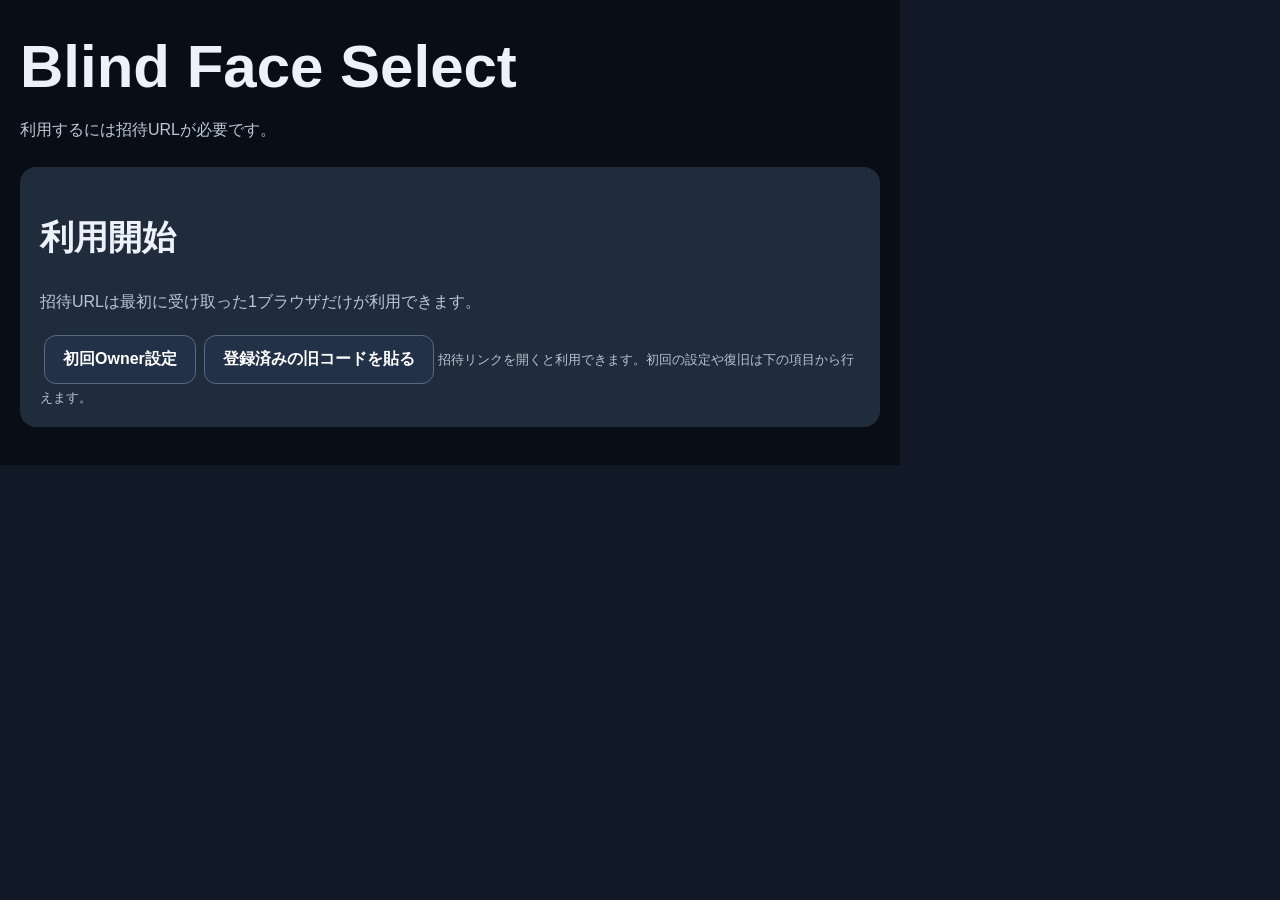
<file: invite-sample-assets/index.html>
<!doctype html><html lang="ja"><head><meta charset="utf-8"><meta name="viewport" content="width=device-width, initial-scale=1"><title>Blind Face Select｜Invite Sample</title><style>
:root{color-scheme:dark;font-family:system-ui,sans-serif;background:#111927;color:#f4f1e9}[hidden]{display:none!important}body{margin:0 auto;max-width:700px;padding:20px}h1{font-size:1.45rem}section{background:#202b3b;padding:20px;border-radius:16px;margin:18px 0}button,a.action{font:inherit;color:#101820;background:#e1be75;border:0;border-radius:10px;padding:12px 16px;margin:5px;cursor:pointer;display:inline-block}button:disabled{opacity:.45}a{color:#b5d4ff}#cards{display:grid;grid-template-columns:repeat(5,1fr);gap:6px}.card{min-height:120px;background:#34445a;color:white;padding:5px;font-size:12px}.card[aria-pressed=true]{outline:3px solid #68aeff}#inviteLink,#ownerCode{width:100%;box-sizing:border-box;background:#111927;color:white;padding:8px}small{color:#b7c4d1}#status{min-height:2em}
.game-faces{display:grid;grid-template-columns:repeat(5,minmax(0,1fr));gap:8px}.game-face{width:100%;padding:5px;background:#34445a;min-height:150px;touch-action:manipulation}.game-face[aria-pressed=true]{outline:3px solid #68aeff;background:#50729b}.portrait{--tone:220;--hair:20;position:relative;overflow:hidden;aspect-ratio:3/4;border-radius:8px;background:hsl(var(--tone) 24% 40%)}.portrait .shoulders{position:absolute;bottom:-23%;left:9%;width:82%;height:55%;border-radius:50% 50% 0 0;background:hsl(var(--hair) 25% 23%)}.portrait .head{position:absolute;z-index:2;top:23%;left:27%;width:46%;height:48%;border-radius:45%;background:#cba783;transform:translateX(var(--shift))}.portrait .hair{position:absolute;z-index:3;top:15%;left:25%;width:50%;height:25%;border-radius:50% 50% 30% 20%;background:hsl(var(--hair) 24% 18%);transform:translateX(var(--shift))}.portrait .eyes{position:absolute;top:42%;left:22%;width:56%;height:4px;border-left:5px solid #342f2d;border-right:5px solid #342f2d}.portrait .mouth{position:absolute;top:72%;left:40%;width:22%;height:3px;border-radius:50%;background:#815f59}.uncertain{display:block;margin-top:16px}.game-ranking{padding-left:2.2em}.game-ranking li{display:flex;align-items:center;gap:12px;margin:8px 0}.game-ranking .portrait{width:55px;flex:none}.game-ranking .portrait .eyes{border-left-width:2px;border-right-width:2px;height:2px}
@media(max-width:600px){.game-faces{grid-template-columns:repeat(3,minmax(0,1fr))}.game-face{min-height:100px}}
</style><link rel="stylesheet" href="./board.css?v=medal-reveal-01"><style>
.real-portrait{display:block;width:100%;aspect-ratio:3/4;object-fit:cover;border-radius:8px;background:#101723}.game-face{overflow:hidden}.game-face.image-error{opacity:.5}.owner-selection .game-faces{grid-template-columns:repeat(5,minmax(0,1fr))}.owner-selection .game-face{min-height:0;padding:3px}.owner-intro p,.owner-setup p{line-height:1.5}.owner-setup input{max-width:100%}.owner-result .board{height:min(69svh,650px)}.detail-photo{display:block;max-width:100%;max-height:55svh;object-fit:contain;margin:12px auto}
.home-copy{font-size:1.13rem;line-height:1.6;color:#d9e2ed}.mode-grid{display:grid;grid-template-columns:repeat(3,minmax(0,1fr));gap:12px;margin:20px 0}.mode-card{display:flex;flex-direction:column;justify-content:center;align-items:flex-start;gap:7px;min-height:140px;margin:0;text-align:left;color:#f5f4ef;background:linear-gradient(140deg,#293d55,#172334);border:1px solid #677b94}.mode-card strong{font-size:1.3rem;color:#f3d292}.mode-card span{font-size:1.02rem}.mode-card small{font-size:.82rem}#homeButton{background:#32465e;color:white;font-size:.9rem;padding:7px 12px}#status:empty{display:none}#home{margin-top:10px}#home .secondary{background:transparent;border:1px solid #71849c;color:#e5e9ee}#invitePanel{max-width:620px;margin:20px auto}#play{margin-top:10px}#play h2{margin-top:0}
.reveal-hint{color:#f1d59d;font-weight:650;text-align:center;margin:8px 0}.board-card.is-next{border-color:#e8c484;box-shadow:0 0 0 2px #e8c48499;cursor:pointer}.board-card.is-next .board-veil::after{content:'タッチして公開';position:absolute;left:50%;top:52%;transform:translate(-50%,-50%);white-space:nowrap;color:#f7e5bc;font-size:clamp(10px,1.4vw,16px);font-weight:700}.board-card:disabled{cursor:default}
@media(max-width:600px){.owner-selection .game-faces{grid-template-columns:repeat(3,minmax(0,1fr))}.mode-grid{grid-template-columns:1fr}.mode-card{min-height:100px}}@media(min-width:700px){body{max-width:900px}}
</style></head><body><h1>Blind Face Select</h1><button id="homeButton" hidden>ホームへ</button><p id="status" role="status">準備中…</p>
<section id="home" hidden><p class="home-copy">顔だけで選ぶ。<br>最後にあなたのTOP9を発表します。</p><div id="modes" class="mode-grid"></div><button id="inviteFromHome" class="secondary">友だちを招待する</button></section>
<section id="access" hidden><h2>利用開始</h2><p>招待URLは最初に受け取った1ブラウザだけが利用できます。</p><button id="claimInvite" hidden>招待を受け取る</button><button id="ownerSetup" hidden>初回Owner設定</button><button id="restoreOwner" hidden>登録済みの旧コードを貼る</button><a class="action" href="/dev/owner" id="devOwner">ローカルOwnerとして開始</a><small id="accessHelp"></small></section>
<section id="ownerPanel" hidden><h2>初回Owner設定</h2><p>このiPadだけで作成したコードをCloudflareの専用Test WorkerにSecretとして登録します。このブラウザにはClaim成功までコードを保存します。Chatや共有メッセージには貼らないでください。</p><input id="ownerCode" readonly autocomplete="off" autocapitalize="off" spellcheck="false" aria-label="初回Ownerコード"><button id="copyOwnerCode">コードをコピー</button><p><small>Cloudflare → Workers & Pages → blind-face-select-invite-test-v01 → Settings → Variables and Secrets → Add。名前は OWNER_BOOTSTRAP_CODE、種類は Secret、値に上のコードを貼り、Deployします。反映後、この画面へ戻ります。</small></p><button id="ownerClaim">Ownerとして開始</button><p id="ownerMessage" role="status" aria-live="polite"></p></section>
<button id="retrySession" hidden>Sessionを再読み込み</button>
<section id="play" hidden></section>
<section id="invitePanel" hidden><h2>友だちを招待する</h2><p id="quota"></p><button id="makeInvite">招待リンクを作る</button><div id="shareArea" hidden><input id="inviteLink" readonly aria-label="招待URL"><button id="share">共有する</button><button id="copy">リンクをコピー</button></div><p><small>招待は1日1人までです。毎日0:00（日本時間）に更新され、未使用分は繰り越されません。同じリンクは最初に受け取った人だけ利用できます。</small></p></section>
<script type="module" src="./app.js?v=medal-reveal-01"></script></body></html>
</file>
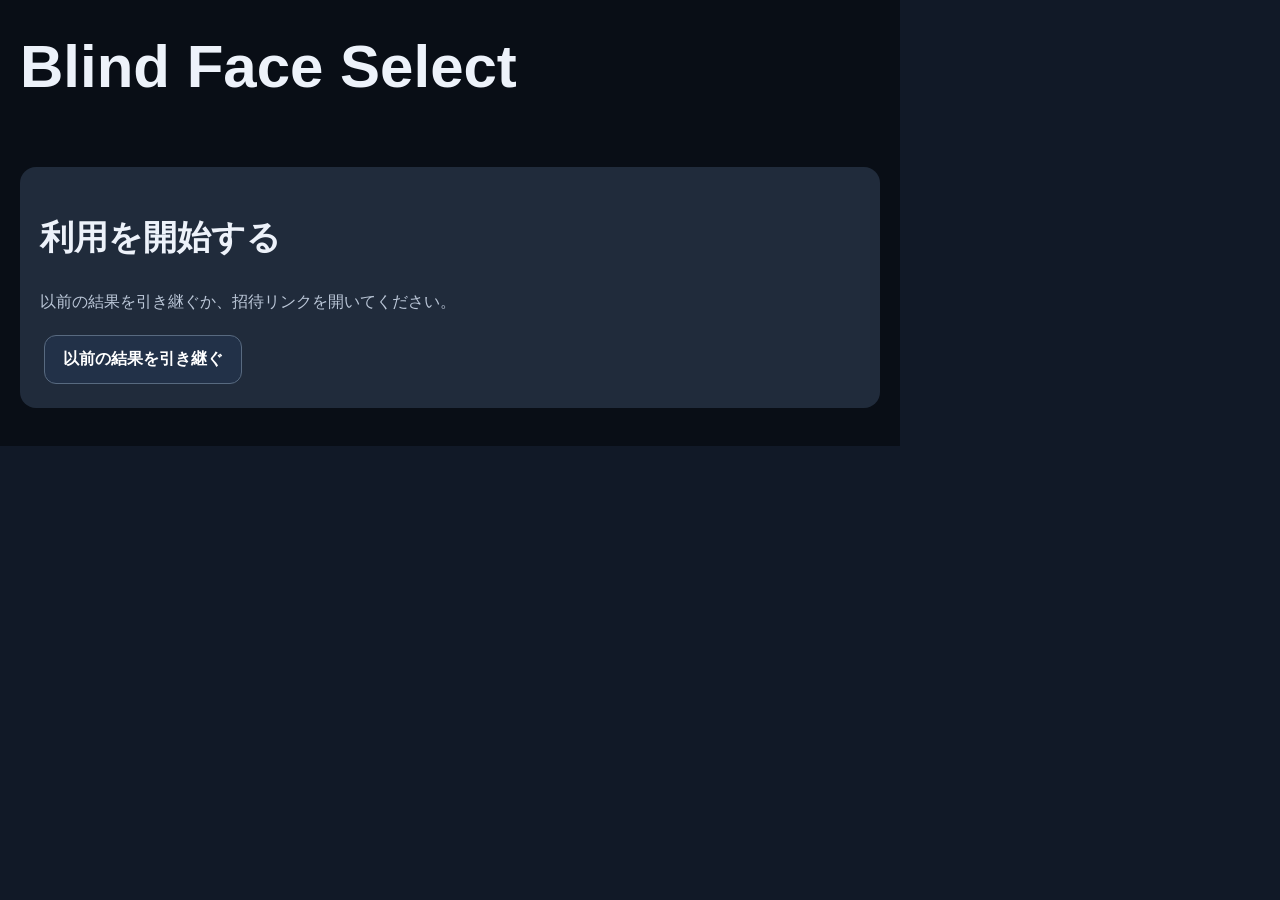
<file: production/assets/index.html>
<!doctype html><html lang="ja"><head><meta charset="utf-8"><meta name="viewport" content="width=device-width,initial-scale=1"><meta name="referrer" content="no-referrer"><title>Blind Face Select</title>
<style>
:root{color-scheme:dark;font-family:system-ui,sans-serif;background:#111927;color:#f4f1e9}[hidden]{display:none!important}body{margin:0 auto;max-width:900px;padding:20px}h1{font-size:1.45rem}section{background:#202b3b;padding:20px;border-radius:16px;margin:18px 0}button{font:inherit;color:#101820;background:#e1be75;border:0;border-radius:10px;padding:12px 16px;margin:5px;cursor:pointer}button:disabled{opacity:.45}a{color:#b5d4ff}#status{min-height:2em}.mode-grid{display:grid;grid-template-columns:repeat(3,minmax(0,1fr));gap:12px;margin:20px 0}.mode-card{display:flex;flex-direction:column;align-items:flex-start;justify-content:center;gap:7px;min-height:140px;margin:0;color:#f5f4ef;background:linear-gradient(140deg,#293d55,#172334);border:1px solid #677b94}.mode-card strong{font-size:1.3rem;color:#f3d292}.mode-card span{font-size:1rem}.mode-card small{font-size:.85rem}#homeButton{background:#32465e;color:white}#home .secondary{background:transparent;border:1px solid #71849c;color:#e5e9ee}.game-faces{display:grid;grid-template-columns:repeat(5,minmax(0,1fr));gap:8px}.game-face{width:100%;padding:3px;background:#34445a;min-height:0;touch-action:manipulation;overflow:hidden}.game-face[aria-pressed=true]{outline:3px solid #68aeff;background:#50729b}.real-portrait{display:block;width:100%;aspect-ratio:3/4;object-fit:cover;border-radius:8px;background:#101723}.game-face.image-error{opacity:.5}.uncertain{display:block;margin-top:16px}.owner-result .board{height:min(69svh,650px)}.detail-photo{display:block;max-width:100%;max-height:55svh;object-fit:contain;margin:12px auto}#inviteLink{width:100%;box-sizing:border-box;background:#111927;color:white;padding:8px}small{color:#b7c4d1}@media(max-width:600px){.mode-grid{grid-template-columns:1fr}.mode-card{min-height:100px}.game-faces{grid-template-columns:repeat(3,minmax(0,1fr))}}
</style><link rel="stylesheet" href="./board.css?v=medal-reveal-01"></head><body>
<h1>Blind Face Select</h1><button id="homeButton" hidden>ホームへ</button><p id="status" role="status">準備中…</p>
<section id="home" hidden><p>顔だけで選ぶ。<br>最後にあなたのTOP9を発表します。</p><div id="modes" class="mode-grid"></div><button id="inviteFromHome" class="secondary">友だちを招待する</button><button id="migrateFromHome" class="secondary" hidden>以前の結果を引き継ぐ</button></section>
<section id="access" hidden><h2>利用を開始する</h2><p id="accessMessage"></p><button id="claimInvite" hidden>招待を受け取る</button><button id="beginMigration" hidden>以前の結果を引き継ぐ</button></section>
<button id="retrySession" hidden>再読み込み</button><section id="play" hidden></section>
<section id="invitePanel" hidden><h2>友だちを招待する</h2><p id="quota"></p><button id="makeInvite">招待リンクを作る</button><div id="shareArea" hidden><input id="inviteLink" readonly aria-label="招待URL"><button id="share">共有する</button><button id="copy">リンクをコピー</button></div><p><small>招待は1日1人までです。毎日0:00（日本時間）に更新され、未使用分は繰り越されません。同じリンクは最初に受け取った人だけ利用できます。</small></p></section>
<script type="module" src="./app.js?v=recipient-real-01"></script></body></html>
</file>
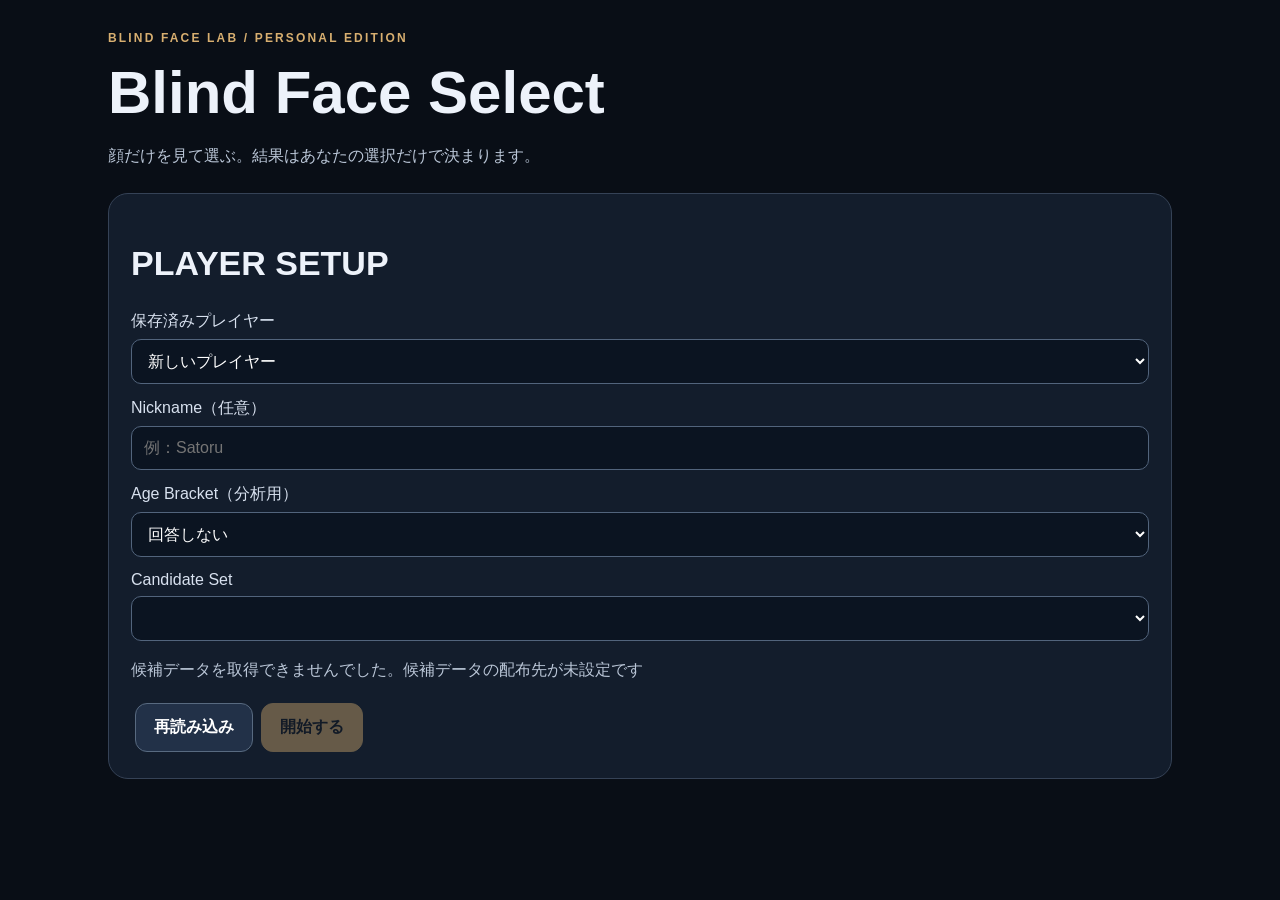
<file: app.html>
<!doctype html><html lang="ja"><head><meta charset="utf-8"><meta name="viewport" content="width=device-width,initial-scale=1,viewport-fit=cover"><title>Blind Face Select</title><link rel="stylesheet" href="app.css?v=6"></head><body><main><header><span>BLIND FACE LAB / PERSONAL EDITION</span><h1>Blind Face Select</h1><p>顔だけを見て選ぶ。結果はあなたの選択だけで決まります。</p></header>
<section id="setup" class="panel"><h2>PLAYER SETUP</h2><label>保存済みプレイヤー<select id="playerList"><option value="">新しいプレイヤー</option></select></label><label>Nickname（任意）<input id="nickname" maxlength="30" placeholder="例：Satoru"></label><label>Age Bracket（分析用）<select id="age"><option value="">回答しない</option><option>10代</option><option>20代</option><option>30代</option><option>40代</option><option>50代</option><option>60代以上</option></select></label><label>Candidate Set<select id="set"><option value="STARTO_SELECT" disabled>STARTO SELECT（準備中）</option><option value="JUNIOR_SELECT" disabled>JUNIOR SELECT（準備中）</option><option value="ALL_SELECT" disabled>ALL SELECT（準備中）</option></select></label><p id="catalogMessage" role="status">候補データを確認中…</p><button id="retryCatalog" type="button" hidden>再読み込み</button><button id="begin" class="primary" disabled>開始する</button><button id="resume" hidden>保存した続きから再開</button><button id="past" hidden>保存した結果を見る</button><label id="historyWrap" hidden>過去のセッション<select id="historyList"></select></label><button id="historyOpen" hidden>選んだセッションを開く</button></section>
<section id="game" class="panel" hidden><div class="eyebrow" id="phase"></div><h2 id="instruction"></h2><p id="progress"></p><div id="faces" class="faces"></div><label class="uncertain"><input type="checkbox" id="uncertain"> この比較は迷った</label><p id="gameStatus" role="status"></p><div class="actions"><button id="undo">ひとつ戻る</button><button id="next" class="primary" disabled>選択して次へ</button><button id="leave">保存して中断</button></div></section>
<section id="result" class="panel result-panel" hidden><div class="result-heading"><div><div class="eyebrow">RESULT / TOP9</div><h2>TOP9 が確定しました</h2></div><p id="resultInfo"></p></div><div id="ranking" class="ranking board" aria-label="TOP9 Board"></div><div class="board-actions"><button id="reveal" class="primary">9位から Reveal</button><button id="replay" hidden>もう一度 Reveal</button><span id="revealStatus" role="status" aria-live="polite"></span></div><div id="analysis" hidden><h3>選択履歴と傾向</h3><div id="analysisBody"></div><h3>期限付き結果共有</h3><p>共有URLを知る人は、期限内に結果の名前・所属・画像URLを閲覧できます。期限判定は閲覧端末の時刻を使います。</p><label>有効期限<select id="expiry"><option value="1">1時間</option><option value="6">6時間</option><option value="24" selected>24時間</option><option value="72">3日</option><option value="168">7日</option><option value="custom">Custom</option></select></label><label id="customWrap" hidden>時間数（1〜168）<input id="customHours" type="number" min="1" max="168" value="24"></label><button id="makeShare">共有URLを作成</button><textarea id="shareLink" readonly rows="3" aria-label="共有URL" hidden></textarea><p id="shareStatus" role="status"></p></div><div class="actions"><button id="resultHome">プレイヤー選択に戻る</button></div></section>
<section id="shared" class="panel result-panel" hidden><div class="result-heading"><div><div class="eyebrow">SHARED RESULT</div><h2>共有された TOP9</h2></div><p id="sharedStatus"></p></div><div id="sharedRanking" class="ranking board" aria-label="共有 TOP9 Board"></div><div class="board-actions"><button id="sharedSkip" hidden>Revealをスキップ</button><button id="sharedReplay" hidden>もう一度 Reveal</button><a id="selfSelect" href="app.html" hidden>自分も選んでみる</a></div></section></main><dialog id="detail" aria-label="候補の詳細"><button id="detailClose" type="button">閉じる</button><div id="detailBody"></div></dialog><script type="module" src="app.js?v=8"></script></body></html>
</file>
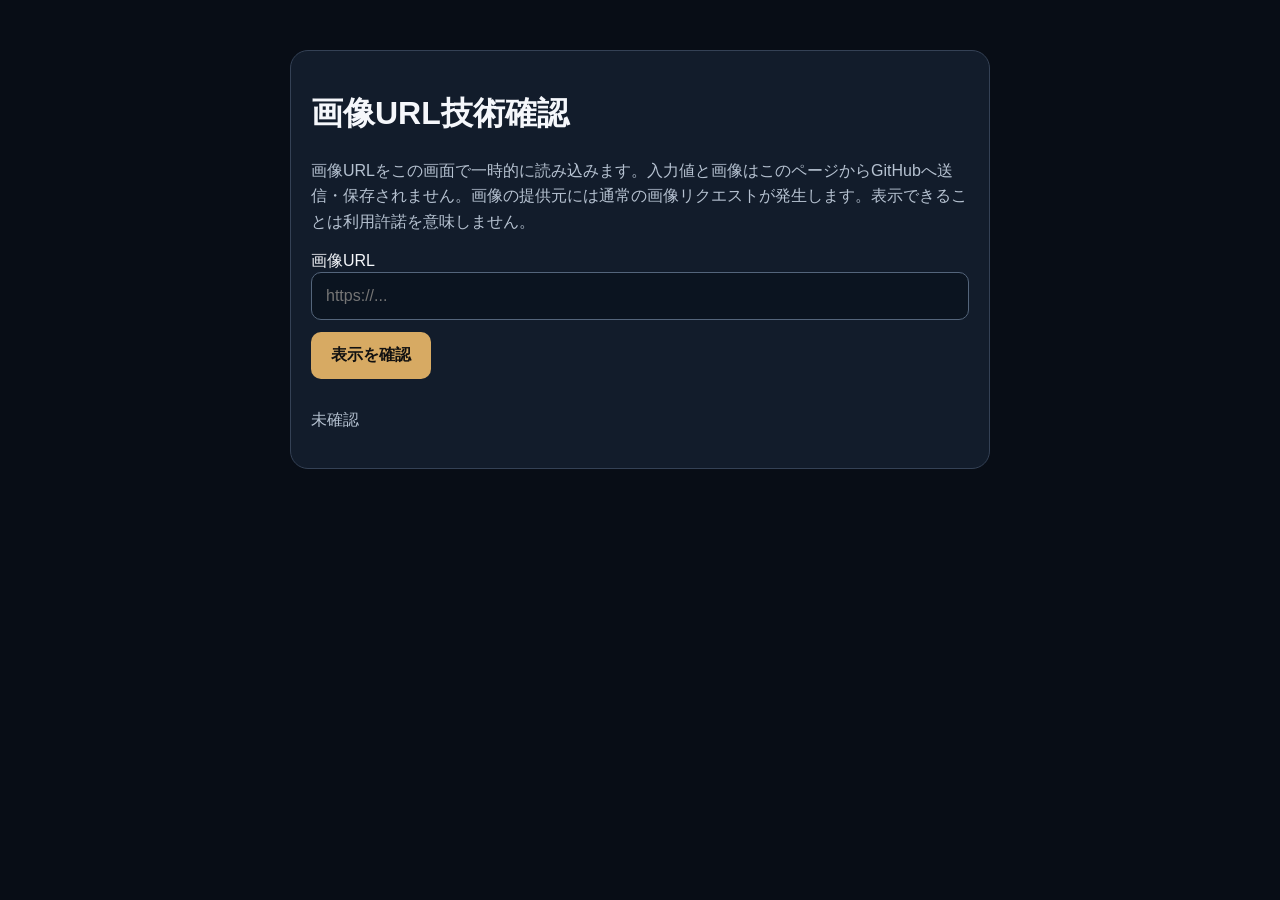
<file: asset-probe.html>
<!doctype html><html lang="ja"><head><meta charset="utf-8"><meta name="viewport" content="width=device-width,initial-scale=1"><title>Blind Face Select｜画像URL技術確認</title><style>:root{color-scheme:dark}body{font-family:-apple-system,BlinkMacSystemFont,"Hiragino Sans",sans-serif;background:#080d16;color:#f5f7fb;max-width:700px;margin:30px auto;padding:20px}.panel{background:#121c2b;border:1px solid #344155;border-radius:18px;padding:20px}p{line-height:1.6;color:#b6c2d1}input{width:100%;padding:14px;background:#0b1420;border:1px solid #54657b;border-radius:10px;color:white;font-size:16px;box-sizing:border-box}button{margin:12px 0;border:0;background:#d7aa63;color:#111;font-size:16px;font-weight:bold;border-radius:10px;padding:13px 20px}img{display:block;max-width:300px;width:100%;aspect-ratio:3/4;object-fit:cover;margin:14px auto;border:1px solid #54657b;border-radius:12px}img[hidden]{display:none}</style></head><body><div class="panel"><h1>画像URL技術確認</h1><p>画像URLをこの画面で一時的に読み込みます。入力値と画像はこのページからGitHubへ送信・保存されません。画像の提供元には通常の画像リクエストが発生します。表示できることは利用許諾を意味しません。</p><label for="url">画像URL</label><input id="url" type="url" inputmode="url" autocomplete="off" placeholder="https://..." required><button id="load">表示を確認</button><p id="status" role="status">未確認</p><img id="photo" hidden alt="読み込んだ画像"></div><script>
const input=document.getElementById('url'),photo=document.getElementById('photo'),status=document.getElementById('status');
document.getElementById('load').onclick=()=>{let parsed;try{parsed=new URL(input.value)}catch{status.textContent='有効なURLを入力してください';return}if(parsed.protocol!=='https:'){status.textContent='HTTPSのURLを入力してください';return}photo.hidden=true;photo.onload=()=>{photo.hidden=false;status.textContent=`表示成功：${photo.naturalWidth} × ${photo.naturalHeight} px`};photo.onerror=()=>{photo.hidden=true;status.textContent='表示できませんでした。提供元の制限・URL変更・通信状況を確認してください。'};status.textContent='読み込み中…';photo.src=parsed.href};
</script></body></html>
</file>
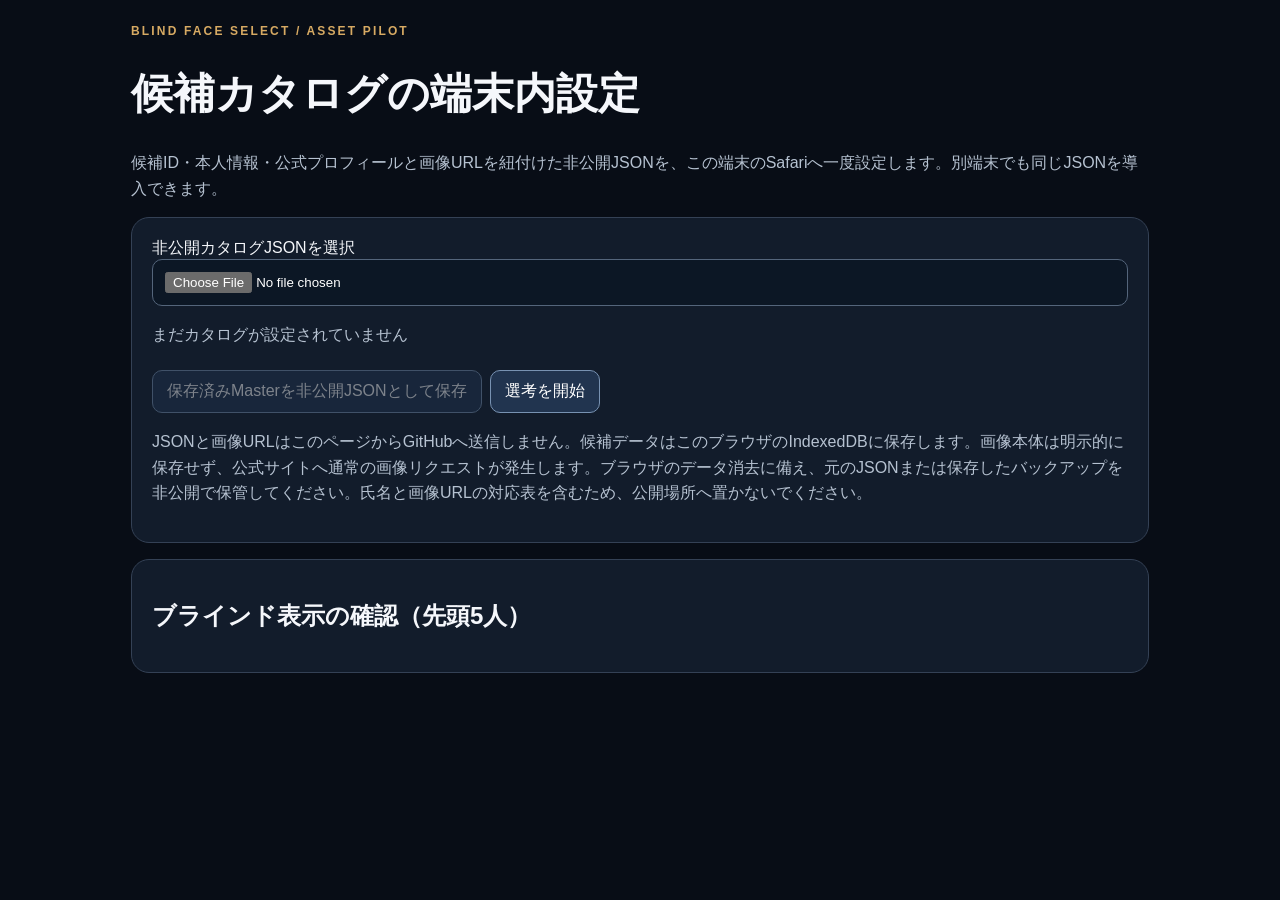
<file: catalog.html>
<!doctype html><html lang="ja"><head><meta charset="utf-8"><meta name="viewport" content="width=device-width,initial-scale=1,viewport-fit=cover"><title>Blind Face Select｜候補カタログ試験</title><style>:root{color-scheme:dark}*{box-sizing:border-box}body{margin:0;background:#080d16;color:#f5f7fb;font-family:-apple-system,BlinkMacSystemFont,"Hiragino Sans",sans-serif}main{max-width:1050px;margin:auto;padding:24px 16px}.brand{font-size:12px;color:#d7aa63;letter-spacing:.18em;font-weight:800}h1{font-size:clamp(26px,5vw,42px)}p{color:#b6c2d1;line-height:1.6}.panel{background:#121c2b;border:1px solid #344155;border-radius:18px;padding:20px;margin:16px 0}input{width:100%;padding:12px;background:#0c1725;color:white;border:1px solid #54657b;border-radius:10px}button,.link{display:inline-block;padding:10px 14px;background:#21344f;color:#fff;border:1px solid #7892b2;border-radius:10px;text-decoration:none;font:inherit;margin:6px 8px 0 0}button:disabled{opacity:.45}.faces{display:grid;grid-template-columns:repeat(5,minmax(0,1fr));gap:10px}.face{border:1px solid #344155;border-radius:13px;overflow:hidden;background:#1a2638}.face img{display:block;width:100%;aspect-ratio:3/4;object-fit:cover;background:#223147}.face span{display:block;padding:8px;font-size:12px}.missing{aspect-ratio:3/4;display:grid;place-items:center;padding:8px;text-align:center;color:#b6c2d1;font-size:12px}@media(max-width:700px){.faces{grid-template-columns:repeat(3,minmax(0,1fr))}}@media(max-width:420px){.faces{grid-template-columns:repeat(2,minmax(0,1fr))}}</style></head><body><main><div class="brand">BLIND FACE SELECT / ASSET PILOT</div><h1>候補カタログの端末内設定</h1><p>候補ID・本人情報・公式プロフィールと画像URLを紐付けた非公開JSONを、この端末のSafariへ一度設定します。別端末でも同じJSONを導入できます。</p><section class="panel"><label for="catalog">非公開カタログJSONを選択</label><input id="catalog" type="file" accept="application/json,.json"><p id="status" role="status">保存済みカタログを確認中…</p><button id="backup" type="button" disabled>保存済みMasterを非公開JSONとして保存</button><a class="link" href="app.html">選考を開始</a><p>JSONと画像URLはこのページからGitHubへ送信しません。候補データはこのブラウザのIndexedDBに保存します。画像本体は明示的に保存せず、公式サイトへ通常の画像リクエストが発生します。ブラウザのデータ消去に備え、元のJSONまたは保存したバックアップを非公開で保管してください。氏名と画像URLの対応表を含むため、公開場所へ置かないでください。</p></section><section class="panel"><h2>ブラインド表示の確認（先頭5人）</h2><div id="faces" class="faces"></div></section></main><script>
const input=document.getElementById('catalog'),status=document.getElementById('status'),faces=document.getElementById('faces'),backup=document.getElementById('backup');
function db(){return new Promise((resolve,reject)=>{const req=indexedDB.open('blind-face-select-assets',1);req.onupgradeneeded=()=>req.result.createObjectStore('catalogs');req.onsuccess=()=>resolve(req.result);req.onerror=()=>reject(req.error)})}
async function record(method,value){const database=await db();return new Promise((resolve,reject)=>{const tx=database.transaction('catalogs',method==='get'?'readonly':'readwrite');const req=method==='get'?tx.objectStore('catalogs').get('active'):tx.objectStore('catalogs').put(value,'active');req.onsuccess=()=>resolve(req.result);req.onerror=()=>reject(req.error);tx.oncomplete=()=>database.close()})}
function check(data){const entries=data?.candidate_master||data?.candidates;if(!data||typeof (data.master_version||data.version)!=='string'||!Array.isArray(entries)||entries.length<9||entries.length>300)throw Error('Versionと9〜300人の候補が必要です');const ids=new Set();for(const c of entries){const id=c.candidate_id||c.id,name=c.display_name||c.name,img=c.image_source_url||c.imageUrl,source=c.official_profile_url||c.sourceProfileUrl;if(typeof id!=='string'||!id||ids.has(id)||typeof name!=='string'||!name||typeof img!=='string'||typeof source!=='string')throw Error('候補ID・氏名・画像URL・出典ページを確認してください');ids.add(id);for(const value of [img,source]){let url;try{url=new URL(value)}catch{throw Error('URLが正しくありません')}if(url.protocol!=='https:')throw Error('HTTPSのURLのみ使用できます')}}if(data.candidate_master){for(const key of ['STARTO_SELECT','JUNIOR_SELECT','ALL_SELECT']){const set=data.candidate_sets?.[key];if(!set?.version||!Array.isArray(set.ids)||set.ids.length<9||set.ids.some(id=>!ids.has(id)))throw Error(`${key} の定義を確認してください`)}const [a,j,all]=['STARTO_SELECT','JUNIOR_SELECT','ALL_SELECT'].map(k=>new Set(data.candidate_sets[k].ids));if(a.size!==data.candidate_sets.STARTO_SELECT.ids.length||j.size!==data.candidate_sets.JUNIOR_SELECT.ids.length||a.size+j.size!==all.size||all.size!==entries.length||[...a].some(id=>j.has(id)))throw Error('候補セットの重複または人数が不正です')}return data}
function show(data){const entries=data.candidate_master||data.candidates;backup.disabled=false;status.textContent=`保存済み：${entries.length}人／Version ${data.master_version||data.version}${data.candidate_sets?'／STARTO '+data.candidate_sets.STARTO_SELECT.ids.length+'・JUNIOR '+data.candidate_sets.JUNIOR_SELECT.ids.length+'・ALL '+data.candidate_sets.ALL_SELECT.ids.length:''}。この端末では次回から再選択不要です。`;faces.replaceChildren();for(const [i,c] of entries.slice(0,5).entries()){const box=document.createElement('div');box.className='face';const img=document.createElement('img');img.src=c.image_source_url||c.imageUrl;img.alt='顔画像 '+(i+1);img.onerror=()=>{img.replaceWith(Object.assign(document.createElement('div'),{className:'missing',textContent:'画像を表示できません'}))};const label=document.createElement('span');label.textContent='FACE '+String(i+1).padStart(3,'0');box.append(img,label);faces.append(box)}}
backup.onclick=async()=>{try{const data=await record('get');if(!data)throw Error('保存済みMasterがありません');const text=JSON.stringify(data,null,2)+'\n',url=URL.createObjectURL(new Blob([text],{type:'application/json'})),a=document.createElement('a');a.href=url;a.download=`bfs-private-master-${String(data.master_version||data.version).replace(/[^a-zA-Z0-9_-]/g,'_')}.json`;document.body.append(a);a.click();a.remove();setTimeout(()=>URL.revokeObjectURL(url),60000);status.textContent='非公開Masterの保存を開始しました。Safariのダウンロードまたはファイルで確認してください。'}catch(error){status.textContent='バックアップできませんでした：'+error.message}};
input.onchange=async()=>{const file=input.files?.[0];if(!file)return;try{const data=check(JSON.parse(await file.text()));await record('put',data);show(data)}catch(error){status.textContent='設定できませんでした：'+error.message}};
record('get').then(data=>{if(data)show(data);else status.textContent='まだカタログが設定されていません'}).catch(error=>status.textContent='保存領域を確認できません：'+error.message);
</script></body></html>
</file>
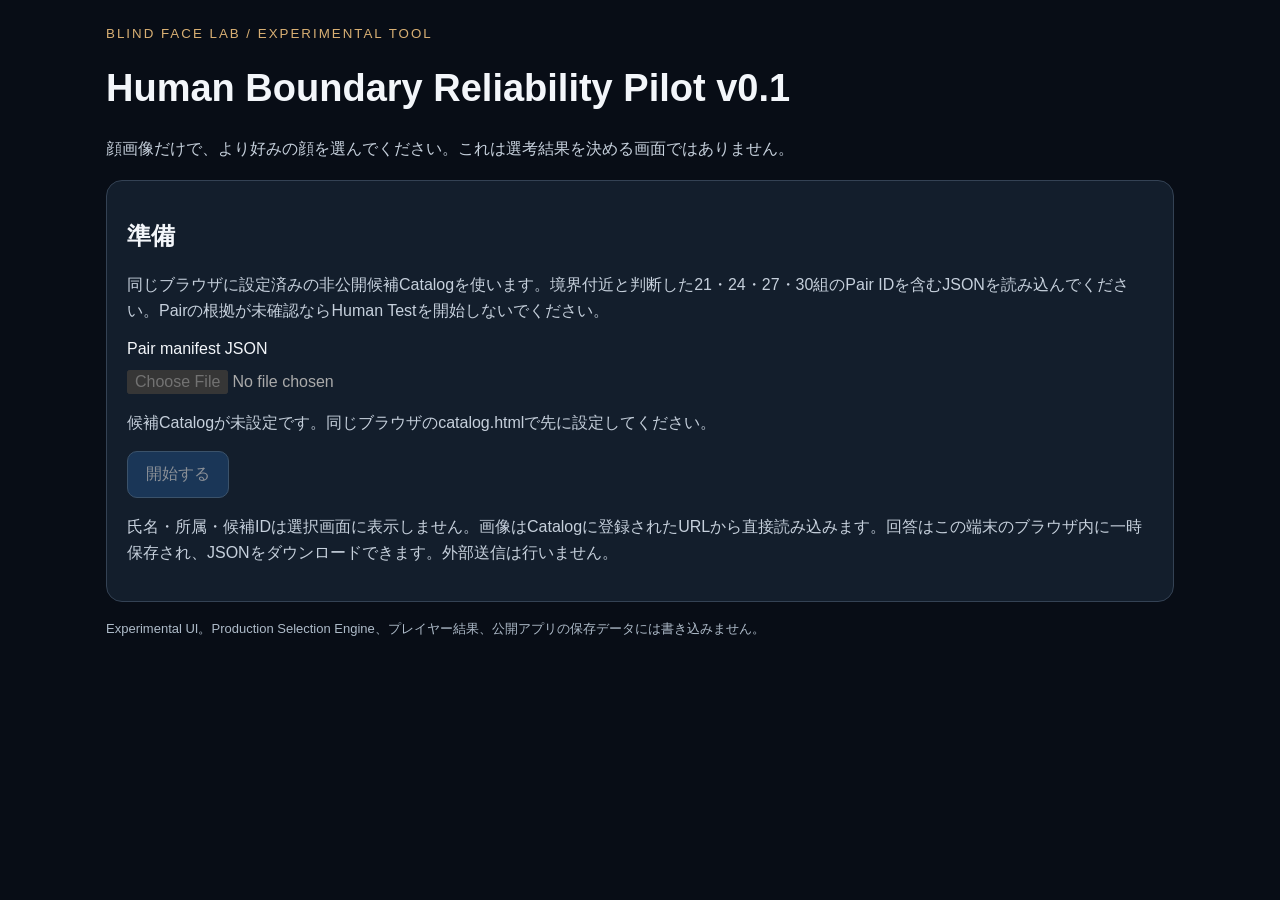
<file: human-boundary-pilot.html>
<!doctype html><html lang="ja"><head><meta charset="utf-8"><meta name="viewport" content="width=device-width,initial-scale=1,viewport-fit=cover"><title>Human Boundary Reliability Pilot v0.1</title><style>
:root{color-scheme:dark}*{box-sizing:border-box}body{margin:0;background:#080d16;color:#f3f6fa;font:16px -apple-system,BlinkMacSystemFont,"Hiragino Sans",sans-serif}main{max-width:1100px;margin:auto;padding:24px 16px}header small{color:#d8af73;letter-spacing:.15em}h1{font-size:clamp(24px,5vw,38px)}p{color:#c6d0dc;line-height:1.6}.panel{background:#131e2c;border:1px solid #344254;border-radius:16px;padding:20px;margin:18px 0}button,input{font:inherit}button{color:#fff;background:#214e83;border:1px solid #6386a9;border-radius:10px;padding:12px 18px;cursor:pointer}button:disabled{opacity:.5;cursor:default}input[type=file]{display:block;width:100%;margin:12px 0}.faces{display:grid;grid-template-columns:repeat(2,minmax(0,1fr));gap:18px}.face{display:block;width:100%;padding:0;border:2px solid #465971;background:#233448;border-radius:14px;overflow:hidden}.face:focus-visible{outline:4px solid #d8af73}.face img{display:block;width:100%;height:min(56vw,510px);object-fit:cover}.message{min-height:1.5em}.secondary{background:#283847}footer{color:#aebbc9;font-size:13px}a{color:#bcd7ff}@media(max-width:640px){.faces{gap:8px}.face img{height:52vw}}
</style></head><body><main><header><small>BLIND FACE LAB / EXPERIMENTAL TOOL</small><h1>Human Boundary Reliability Pilot v0.1</h1><p>顔画像だけで、より好みの顔を選んでください。これは選考結果を決める画面ではありません。</p></header>
<section id="setup" class="panel"><h2>準備</h2><p>同じブラウザに設定済みの非公開候補Catalogを使います。境界付近と判断した21・24・27・30組のPair IDを含むJSONを読み込んでください。Pairの根拠が未確認ならHuman Testを開始しないでください。</p><label>Pair manifest JSON<input id="manifest" type="file" accept=".json,application/json"></label><p id="setupStatus" role="status"></p><button id="start" disabled>開始する</button><p>氏名・所属・候補IDは選択画面に表示しません。画像はCatalogに登録されたURLから直接読み込みます。回答はこの端末のブラウザ内に一時保存され、JSONをダウンロードできます。外部送信は行いません。</p></section>
<section id="game" class="panel" hidden><p id="progress"></p><div class="faces" id="faces"></div><p id="gameStatus" class="message" role="status"></p><button id="partial" class="secondary">途中ログを保存</button></section>
<section id="done" class="panel" hidden><h2>完了</h2><p>回答の正解判定や順位変更は行いません。</p><button id="download">回答ログを保存</button><p id="doneStatus"></p><button id="restart" class="secondary">保存後に新しいPilotを準備</button></section>
<footer>Experimental UI。Production Selection Engine、プレイヤー結果、公開アプリの保存データには書き込みません。</footer></main><script type="module" src="human-boundary-pilot.mjs"></script></body></html>
</file>
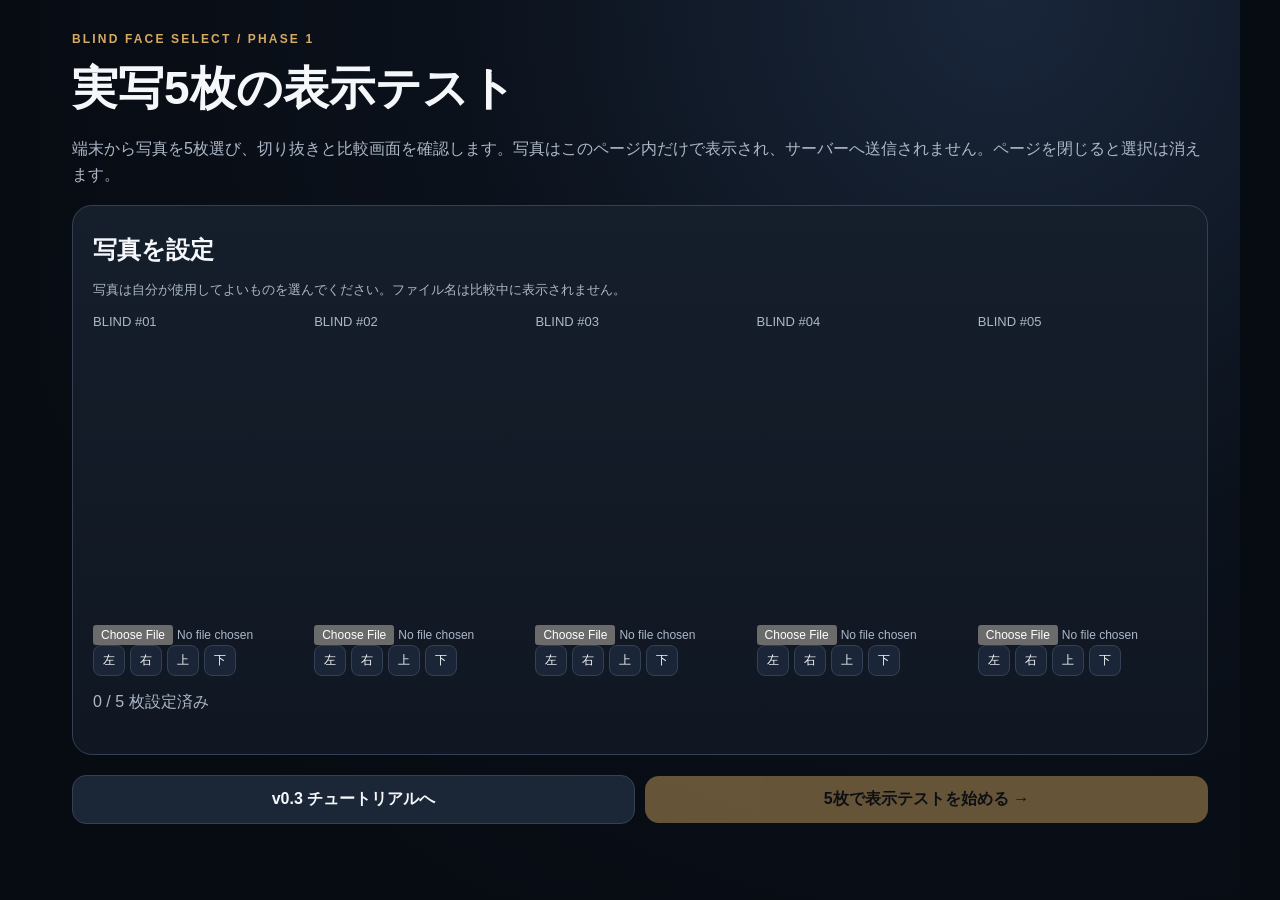
<file: phase1.html>
<!doctype html>
<html lang="ja"><head><meta charset="utf-8"><meta name="viewport" content="width=device-width,initial-scale=1,viewport-fit=cover">
<title>Blind Face Select｜実写表示テスト</title>
<style>
:root{color-scheme:dark;--bg:#070b12;--panel:#111925;--line:#344155;--text:#f5f7fb;--muted:#acb8c8;--gold:#d7aa63;--blue:#68a7ff}
*{box-sizing:border-box}body{margin:0;background:var(--bg);color:var(--text);font-family:-apple-system,BlinkMacSystemFont,"Hiragino Sans","Yu Gothic",sans-serif}
main{max-width:1200px;min-height:100dvh;margin:auto;padding:clamp(16px,3vw,32px);background:radial-gradient(circle at 80% 0,#19263a,#0b111b 42%,#070b12 80%)}
.brand{font-size:12px;letter-spacing:.18em;color:var(--gold);font-weight:800}h1{font-size:clamp(28px,5vw,46px);margin:12px 0}h2{margin:8px 0 14px}.muted{color:var(--muted);line-height:1.6}.small{font-size:13px}.panel{background:linear-gradient(#151e2b,#101722);border:1px solid var(--line);border-radius:20px;padding:20px;margin:18px 0}
button,.link{font:inherit;cursor:pointer}.btn,.link{display:inline-block;border:0;border-radius:14px;padding:13px 20px;background:var(--gold);color:#111;font-weight:800;text-decoration:none}.btn:disabled{opacity:.45;cursor:not-allowed}.secondary{background:#1b2636;color:var(--text);border:1px solid var(--line)}.actions{display:flex;gap:10px;flex-wrap:wrap;align-items:center;margin:20px 0}.actions>*{flex:1 1 180px;text-align:center}
.slots{display:grid;grid-template-columns:repeat(5,minmax(0,1fr));gap:12px}.slot{min-width:0}.slot label{display:block;margin:0 0 7px;color:var(--muted);font-size:13px}.slot input{width:100%;font-size:12px;color:var(--muted)}.slot img{width:100%;aspect-ratio:3/4;object-fit:cover;object-position:center;display:block;border:1px solid var(--line);border-radius:14px;background:#192436;margin-bottom:10px}
.controls{display:flex;gap:5px;flex-wrap:wrap}.controls button{border:1px solid var(--line);border-radius:8px;background:#1a2637;color:var(--text);padding:6px 9px;font-size:12px}.controls button:focus-visible,.card:focus-visible,.btn:focus-visible,.link:focus-visible{outline:3px solid var(--gold);outline-offset:3px}
.faces{display:grid;grid-template-columns:repeat(5,minmax(0,1fr));gap:12px;margin:20px 0}.faces.four{grid-template-columns:repeat(4,minmax(0,1fr))}.faces.three{grid-template-columns:repeat(3,minmax(0,1fr));max-width:750px;margin-inline:auto}.card{position:relative;width:100%;padding:0;border:2px solid var(--line);border-radius:16px;overflow:hidden;background:#111925;color:var(--text);text-align:left}.card img{display:block;width:100%;aspect-ratio:3/4;object-fit:cover}.card span{display:block;padding:9px 12px;font-size:12px;letter-spacing:.1em}.card[aria-pressed=true]{border-color:var(--blue);box-shadow:0 0 0 4px #68a7ff55}.card[aria-pressed=true]:after{content:'選択中';position:absolute;right:8px;top:8px;border-radius:8px;background:#17345b;color:white;padding:6px 8px;font-size:12px;font-weight:800}
.hidden{display:none!important}.status{min-height:1.6em;color:var(--muted)}.result{max-width:280px;margin:18px auto}.result img{width:100%;aspect-ratio:3/4;object-fit:cover;border-radius:16px;border:2px solid var(--blue)}
@media(max-width:700px){.slots{grid-template-columns:repeat(2,minmax(0,1fr))}.faces,.faces.four{grid-template-columns:repeat(2,minmax(0,1fr))}.faces.three{grid-template-columns:repeat(3,minmax(0,1fr))}main{padding:16px}.panel{padding:15px}}
@media(max-width:440px){.faces.three{grid-template-columns:repeat(2,minmax(0,1fr))}.card span{padding:7px;font-size:11px}}
</style></head><body><main>
<div class="brand">BLIND FACE SELECT / PHASE 1</div><h1>実写5枚の表示テスト</h1>
<section id="setup"><p class="muted">端末から写真を5枚選び、切り抜きと比較画面を確認します。写真はこのページ内だけで表示され、サーバーへ送信されません。ページを閉じると選択は消えます。</p>
<div class="panel"><h2>写真を設定</h2><p class="muted small">写真は自分が使用してよいものを選んでください。ファイル名は比較中に表示されません。</p><div class="slots" id="slots"></div><p id="uploadStatus" class="status" role="status"></p></div>
<div class="actions"><a class="link secondary" href="index.html">v0.3 チュートリアルへ</a><button class="btn" id="start" disabled>5枚で表示テストを始める →</button></div></section>
<section id="compare" class="hidden"><div class="panel"><div class="brand" id="stageName"></div><h2 id="instruction"></h2><p class="muted small" id="stageNote"></p><div id="faces" class="faces"></div><p id="selectionStatus" class="status" role="status"></p><div class="actions"><button class="btn secondary" id="back">戻る</button><button class="btn" id="next" disabled>次へ →</button></div></div></section>
<section id="result" class="hidden"><div class="panel" style="text-align:center"><div class="brand">DISPLAY TEST COMPLETE</div><h2>表示と操作の確認完了</h2><p class="muted">この1人は最終画面の表示テスト結果です。5枚だけの試験であり、TOP9や好み分析ではありません。</p><div class="result" id="resultImage"></div><p id="resultId"></p><div class="actions"><button class="btn secondary" id="again">写真を選び直す</button></div></div></section>
</main><script>
(()=>{
const $=id=>document.getElementById(id), urls=Array(5).fill(null), positions=Array.from({length:5},()=>({x:50,y:50}));
let stage=0, choice=new Set(), chosenPre=[], chosenMain=[], shown=[];
const labels=['PRELIMINARY','MAIN ROUND','FINAL'], limits=[2,2,1], number=i=>'BLIND #'+String(i+1).padStart(2,'0');
function view(id){for(const section of document.querySelectorAll('main>section'))section.classList.toggle('hidden',section.id!==id);scrollTo(0,0)}
function ready(){const n=urls.filter(Boolean).length;$('start').disabled=n!==5;$('uploadStatus').textContent=`${n} / 5 枚設定済み`}
function imgFor(i){const img=document.createElement('img');img.src=urls[i];img.alt=number(i)+' の写真';img.style.objectPosition=`${positions[i].x}% ${positions[i].y}%`;return img}
for(let i=0;i<5;i++){
 const slot=document.createElement('div');slot.className='slot';const label=document.createElement('label');label.textContent=number(i);label.htmlFor='file'+i;
 const preview=document.createElement('img');preview.alt='写真未選択';preview.style.visibility='hidden';
 const input=document.createElement('input');input.type='file';input.accept='image/*';input.id='file'+i;input.setAttribute('aria-label',number(i)+' の写真');
 input.addEventListener('change',()=>{const file=input.files?.[0];if(!file)return;if(!file.type.startsWith('image/')){input.value='';return}if(urls[i])URL.revokeObjectURL(urls[i]);urls[i]=URL.createObjectURL(file);preview.src=urls[i];preview.alt=number(i)+' の写真';preview.style.visibility='visible';ready()});
 const controls=document.createElement('div');controls.className='controls';for(const [text,dx,dy] of [['左',-10,0],['右',10,0],['上',0,-10],['下',0,10]]){const button=document.createElement('button');button.type='button';button.textContent=text;button.setAttribute('aria-label',number(i)+' の切り抜きを'+text+'へ');button.onclick=()=>{positions[i].x=Math.max(0,Math.min(100,positions[i].x+dx));positions[i].y=Math.max(0,Math.min(100,positions[i].y+dy));preview.style.objectPosition=`${positions[i].x}% ${positions[i].y}%`};controls.append(button)}
 slot.append(label,preview,input,controls);$('slots').append(slot)
}
function candidates(){if(stage===0)return [0,1,2,3,4];if(stage===1)return [...chosenPre,...[0,1,2,3,4].filter(i=>!chosenPre.includes(i)).slice(0,4-chosenPre.length)];return [...chosenMain,...[0,1,2,3,4].filter(i=>!chosenMain.includes(i)).slice(0,3-chosenMain.length)]}
function render(){view('compare');choice.clear();shown=candidates();$('stageName').textContent=labels[stage];$('instruction').textContent=stage===2?'3人から1人選択':'気になる顔を最大2人選択';$('stageNote').textContent=`${stage+1} / 3｜${stage===0?'5人':stage===1?'4人':'3人'}表示。これは画面確認用の簡易進行です。`;const faces=$('faces');faces.className='faces '+(stage===1?'four':stage===2?'three':'');faces.replaceChildren();for(const i of shown){const button=document.createElement('button');button.type='button';button.className='card';button.setAttribute('aria-pressed','false');button.append(imgFor(i));const label=document.createElement('span');label.textContent=number(i);button.append(label);button.onclick=()=>{if(choice.has(i))choice.delete(i);else if(choice.size<limits[stage])choice.add(i);for(const card of faces.children){const id=Number(card.dataset.index);card.setAttribute('aria-pressed',String(choice.has(id)))}update()};button.dataset.index=i;faces.append(button)}update()}
function update(){$('selectionStatus').textContent=`${choice.size} / ${limits[stage]} 人選択中（1人以上選択）`;$('next').disabled=choice.size===0}
$('start').onclick=()=>{if(urls.some(u=>!u))return;stage=0;render()};
$('next').onclick=()=>{if(!choice.size)return;if(stage===0){chosenPre=[...choice];stage=1;render()}else if(stage===1){chosenMain=[...choice];stage=2;render()}else{const i=[...choice][0];$('resultImage').replaceChildren(imgFor(i));$('resultId').textContent=number(i);view('result')}};
$('back').onclick=()=>{if(stage===0)view('setup');else{stage--;render()}};
$('again').onclick=()=>view('setup');window.addEventListener('pagehide',()=>urls.forEach(u=>{if(u)URL.revokeObjectURL(u)}));ready();
})();
</script></body></html>
</file>
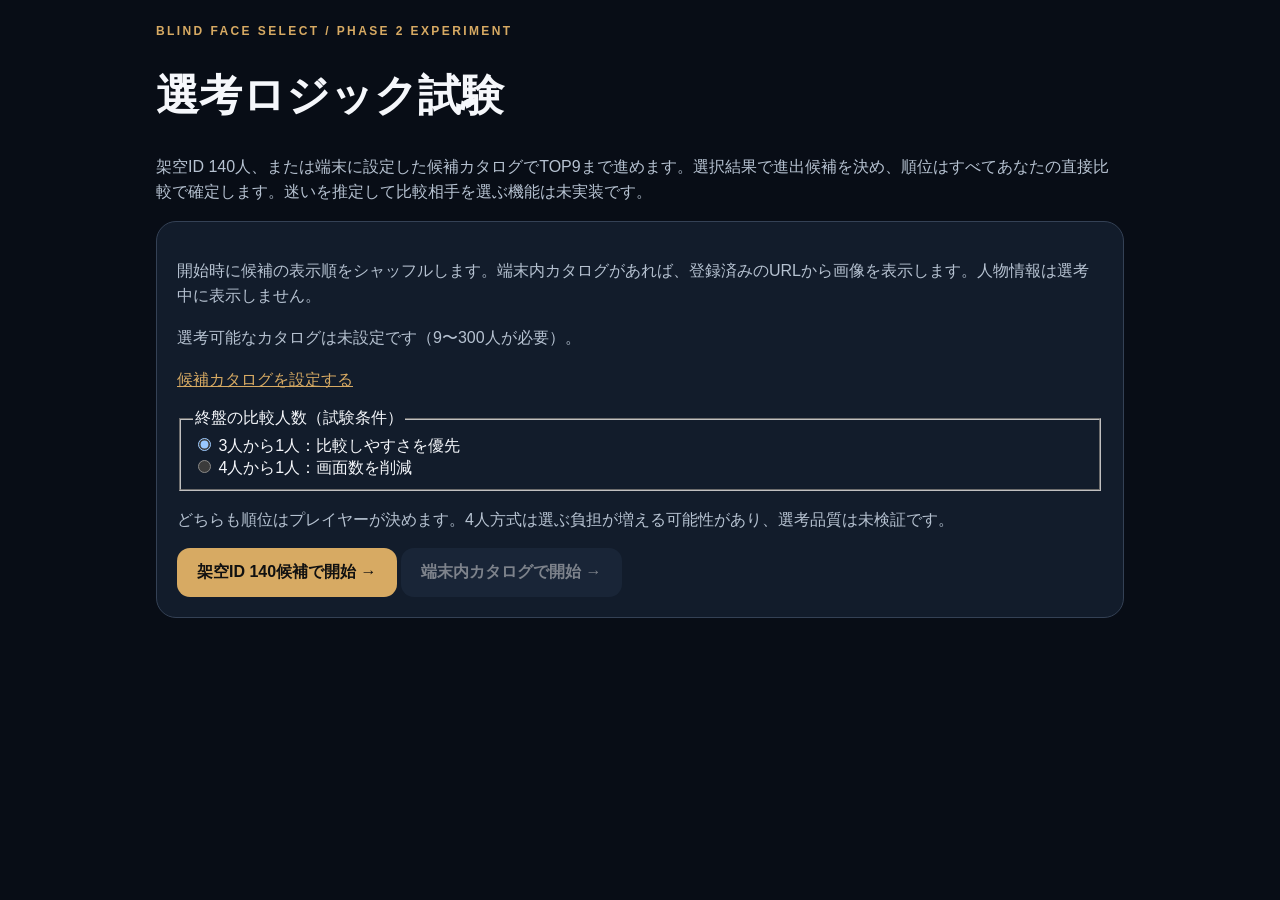
<file: phase2.html>
<!doctype html><html lang="ja"><head><meta charset="utf-8"><meta name="viewport" content="width=device-width,initial-scale=1,viewport-fit=cover"><title>Blind Face Select｜選考ロジック試験</title>
<style>:root{color-scheme:dark}*{box-sizing:border-box}body{margin:0;background:#080d16;color:#f5f7fb;font-family:-apple-system,BlinkMacSystemFont,"Hiragino Sans",sans-serif}main{max-width:1000px;margin:auto;padding:24px 16px 70px}.brand{font-size:12px;letter-spacing:.2em;color:#d7aa63;font-weight:800}h1{font-size:clamp(26px,5vw,43px)}p{color:#b6c2d1;line-height:1.6}.panel{background:#121c2b;border:1px solid #344155;border-radius:20px;padding:20px;margin:16px 0}.faces{display:grid;grid-template-columns:repeat(5,minmax(0,1fr));gap:10px}.face{min-height:180px;aspect-ratio:3/4;border:2px solid #344155;border-radius:15px;background:linear-gradient(145deg,#2a394b,#121c2b);color:white;font-size:clamp(12px,2vw,19px);font-weight:800;cursor:pointer;overflow:hidden;padding:0}.face img{display:block;width:100%;height:calc(100% - 32px);object-fit:cover}.face span{display:block;padding:6px}.face[aria-pressed=true]{border-color:#68a7ff;background:#163456;box-shadow:0 0 0 3px #68a7ff55}.face[disabled]{opacity:.5;cursor:not-allowed}.actions{display:flex;gap:10px;margin-top:20px}.btn{border:0;border-radius:13px;padding:14px 20px;background:#d7aa63;color:#111;font-weight:800;font-size:16px;cursor:pointer}.btn:disabled{opacity:.45;cursor:not-allowed}.secondary{background:#223147;color:#fff}.hidden{display:none}.results{display:grid;grid-template-columns:repeat(3,1fr);gap:10px}.result{padding:18px;border-radius:12px;background:#223147}.face:focus-visible,.btn:focus-visible{outline:3px solid #d7aa63;outline-offset:3px}@media(max-width:700px){.faces{grid-template-columns:repeat(3,1fr)}}@media(max-width:430px){.faces{grid-template-columns:repeat(2,1fr)}}
</style></head><body><main><div class="brand">BLIND FACE SELECT / PHASE 2 EXPERIMENT</div><h1>選考ロジック試験</h1><p>架空ID 140人、または端末に設定した候補カタログでTOP9まで進めます。選択結果で進出候補を決め、順位はすべてあなたの直接比較で確定します。迷いを推定して比較相手を選ぶ機能は未実装です。</p>
<section id="home" class="panel"><p>開始時に候補の表示順をシャッフルします。端末内カタログがあれば、登録済みのURLから画像を表示します。人物情報は選考中に表示しません。</p><p id="catalogStatus" role="status">候補カタログを確認中…</p><p><a href="catalog.html" style="color:#d7aa63">候補カタログを設定する</a></p><fieldset><legend>終盤の比較人数（試験条件）</legend><label><input type="radio" name="lateSize" value="3" checked> 3人から1人：比較しやすさを優先</label><br><label><input type="radio" name="lateSize" value="4"> 4人から1人：画面数を削減</label></fieldset><p>どちらも順位はプレイヤーが決めます。4人方式は選ぶ負担が増える可能性があり、選考品質は未検証です。</p><button class="btn" id="start">架空ID 140候補で開始 →</button> <button class="btn secondary" id="startCatalog" disabled>端末内カタログで開始 →</button></section>
<section id="game" class="panel hidden"><div class="brand" id="phase"></div><h2 id="heading"></h2><p id="progress"></p><div class="faces" id="faces"></div><p id="chosen" role="status"></p><div class="actions"><button class="btn secondary" id="undo" disabled>ひとつ戻る</button><button class="btn" id="next" disabled>選択して次へ →</button><button class="btn secondary" id="reset">最初から</button></div></section>
<section id="done" class="panel hidden"><h2>TOP9 確定</h2><p id="summary"></p><div class="results" id="results"></div><div class="actions"><button class="btn secondary" id="restart">もう一度</button></div></section>
<script type="module">
import {createSelection,nextQuestion,submitChoice,selectionAudit} from './selection-engine.js?v=2';
const $=id=>document.getElementById(id);let state,question,picks=new Set(),snapshots=[],catalog=null,images=new Map();
function loadCatalog(){return new Promise((resolve,reject)=>{const req=indexedDB.open('blind-face-select-assets',1);req.onupgradeneeded=()=>req.result.createObjectStore('catalogs');req.onerror=()=>reject(req.error);req.onsuccess=()=>{const db=req.result,tx=db.transaction('catalogs','readonly'),get=tx.objectStore('catalogs').get('active');get.onsuccess=()=>resolve(get.result);get.onerror=()=>reject(get.error);tx.oncomplete=()=>db.close()}})}
loadCatalog().then(data=>{const candidates=(data?.candidate_master||data?.candidates||[]).map(c=>({id:c.candidate_id||c.id,imageUrl:c.image_source_url||c.imageUrl}));if(candidates.length>=9&&candidates.length<=300&&new Set(candidates.map(c=>c.id)).size===candidates.length){catalog={candidates};$('catalogStatus').textContent=`端末内カタログ：${candidates.length}人／Version ${data.master_version||data.version}`;$('startCatalog').disabled=false}else $('catalogStatus').textContent='選考可能なカタログは未設定です（9〜300人が必要）。'}).catch(()=>$('catalogStatus').textContent='端末内カタログを読み込めませんでした。');
const names={preliminary:'PRELIMINARY',main:'MAIN ROUND',late:'LATE ROUND',recovery:'BORDERLINE RECHECK',boundary:'TOP9 BORDERLINE',rank:'DIRECT COMPARISON'};
function show(id){for(const s of document.querySelectorAll('main>section'))s.classList.toggle('hidden',s.id!==id);scrollTo(0,0)}
function render(){question=nextQuestion(state);picks.clear();if(!question){show('done');const audit=selectionAudit(state);$('summary').textContent=`全 ${audit.screens} 画面。${audit.phases.late?`終盤比較を受けずTOP9に残った候補：${audit.finalistsWithoutLate}人。`:''}最終順位は直接比較によるプレイヤー選択です。`;$('results').replaceChildren();state.ranking.forEach((id,i)=>{const div=document.createElement('div');div.className='result';div.textContent=`${i+1}位　${id}`;$('results').append(div)});return}
show('game');$('phase').textContent=names[question.phase];$('heading').textContent=question.phase==='rank'?'好きな方を1人選択':`${question.ids.length}人から${question.max}人まで選択`;$('progress').textContent=`${state.history.length+1}画面目｜選択可能：1〜${question.max}人`;$('faces').replaceChildren();for(const id of question.ids){const b=document.createElement('button');b.type='button';b.className='face';b.dataset.id=id;b.setAttribute('aria-pressed','false');const url=images.get(id);if(url){const img=document.createElement('img');img.src=url;img.alt='';img.onerror=()=>{b.disabled=true;img.replaceWith(document.createTextNode('画像を表示できません'));$('chosen').textContent='画像が表示できない候補がいます。選考を中断してカタログを修正してください。';$('next').disabled=true};b.append(img)}const label=document.createElement('span');label.textContent=id;b.append(label);b.onclick=()=>{if(b.disabled)return;if(picks.has(id))picks.delete(id);else if(picks.size<question.max)picks.add(id);for(const face of $('faces').children)face.setAttribute('aria-pressed',String(picks.has(face.dataset.id)));$('chosen').textContent=`${picks.size}人選択中`;$('next').disabled=picks.size<question.min||[...$('faces').children].some(face=>face.disabled)};$('faces').append(b)}$('chosen').textContent='0人選択中';$('next').disabled=true;$('undo').disabled=snapshots.length===0}
function start(ids){const lateSize=Number(document.querySelector('input[name=lateSize]:checked').value);state=createSelection(ids,{lateSize});snapshots=[];render()}
$('start').onclick=()=>{images=new Map();start(Array.from({length:140},(_,i)=>'BLIND #'+String(i+1).padStart(3,'0')))};$('startCatalog').onclick=()=>{if(!catalog)return;images=new Map(catalog.candidates.map(c=>[c.id,c.imageUrl]));start(catalog.candidates.map(c=>c.id))};$('next').onclick=()=>{if(picks.size>=question.min&&![...$('faces').children].some(face=>face.disabled)){snapshots.push(JSON.stringify(state));submitChoice(state,[...picks]);render()}};$('undo').onclick=()=>{if(snapshots.length){state=JSON.parse(snapshots.pop());render()}};$('reset').onclick=()=>show('home');$('restart').onclick=()=>show('home');
</script></main></body></html>
</file>
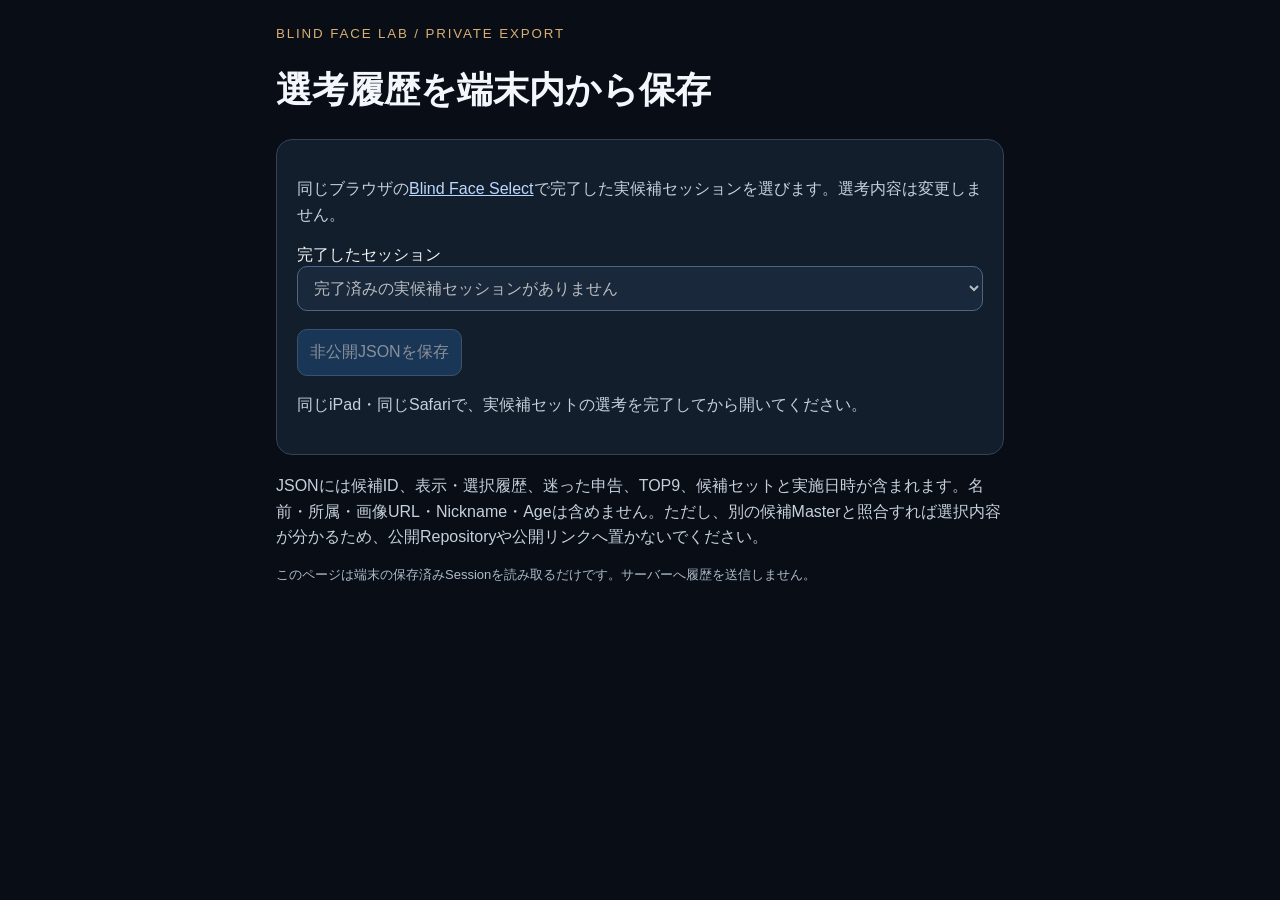
<file: private-history-export.html>
<!doctype html><html lang="ja"><head><meta charset="utf-8"><meta name="viewport" content="width=device-width,initial-scale=1,viewport-fit=cover"><title>Blind Face Select｜Private History Export</title><style>
:root{color-scheme:dark}*{box-sizing:border-box}body{margin:0;background:#080d16;color:#f3f6fa;font:16px -apple-system,BlinkMacSystemFont,"Hiragino Sans",sans-serif}main{max-width:760px;margin:auto;padding:24px 16px}small{color:#d8af73;letter-spacing:.14em}h1{font-size:clamp(24px,5vw,36px)}p{color:#c6d0dc;line-height:1.6}.panel{background:#131e2c;border:1px solid #344254;border-radius:16px;padding:20px;margin:18px 0}label{display:block;margin:18px 0}select,button{font:inherit;color:white;border:1px solid #6386a9;border-radius:10px;padding:12px}select{width:100%;background:#1d2d42}button{background:#214e83;cursor:pointer}button:disabled{opacity:.5}footer{color:#aebbc9;font-size:13px}a{color:#bcd7ff}
</style></head><body><main><small>BLIND FACE LAB / PRIVATE EXPORT</small><h1>選考履歴を端末内から保存</h1><section class="panel"><p>同じブラウザの<a href="app.html">Blind Face Select</a>で完了した実候補セッションを選びます。選考内容は変更しません。</p><label>完了したセッション<select id="sessions" disabled><option>読み込み中…</option></select></label><button id="download" disabled>非公開JSONを保存</button><p id="status" role="status"></p></section><p>JSONには候補ID、表示・選択履歴、迷った申告、TOP9、候補セットと実施日時が含まれます。名前・所属・画像URL・Nickname・Ageは含めません。ただし、別の候補Masterと照合すれば選択内容が分かるため、公開Repositoryや公開リンクへ置かないでください。</p><footer>このページは端末の保存済みSessionを読み取るだけです。サーバーへ履歴を送信しません。</footer></main><script type="module" src="private-history-export.mjs"></script></body></html>
</file>
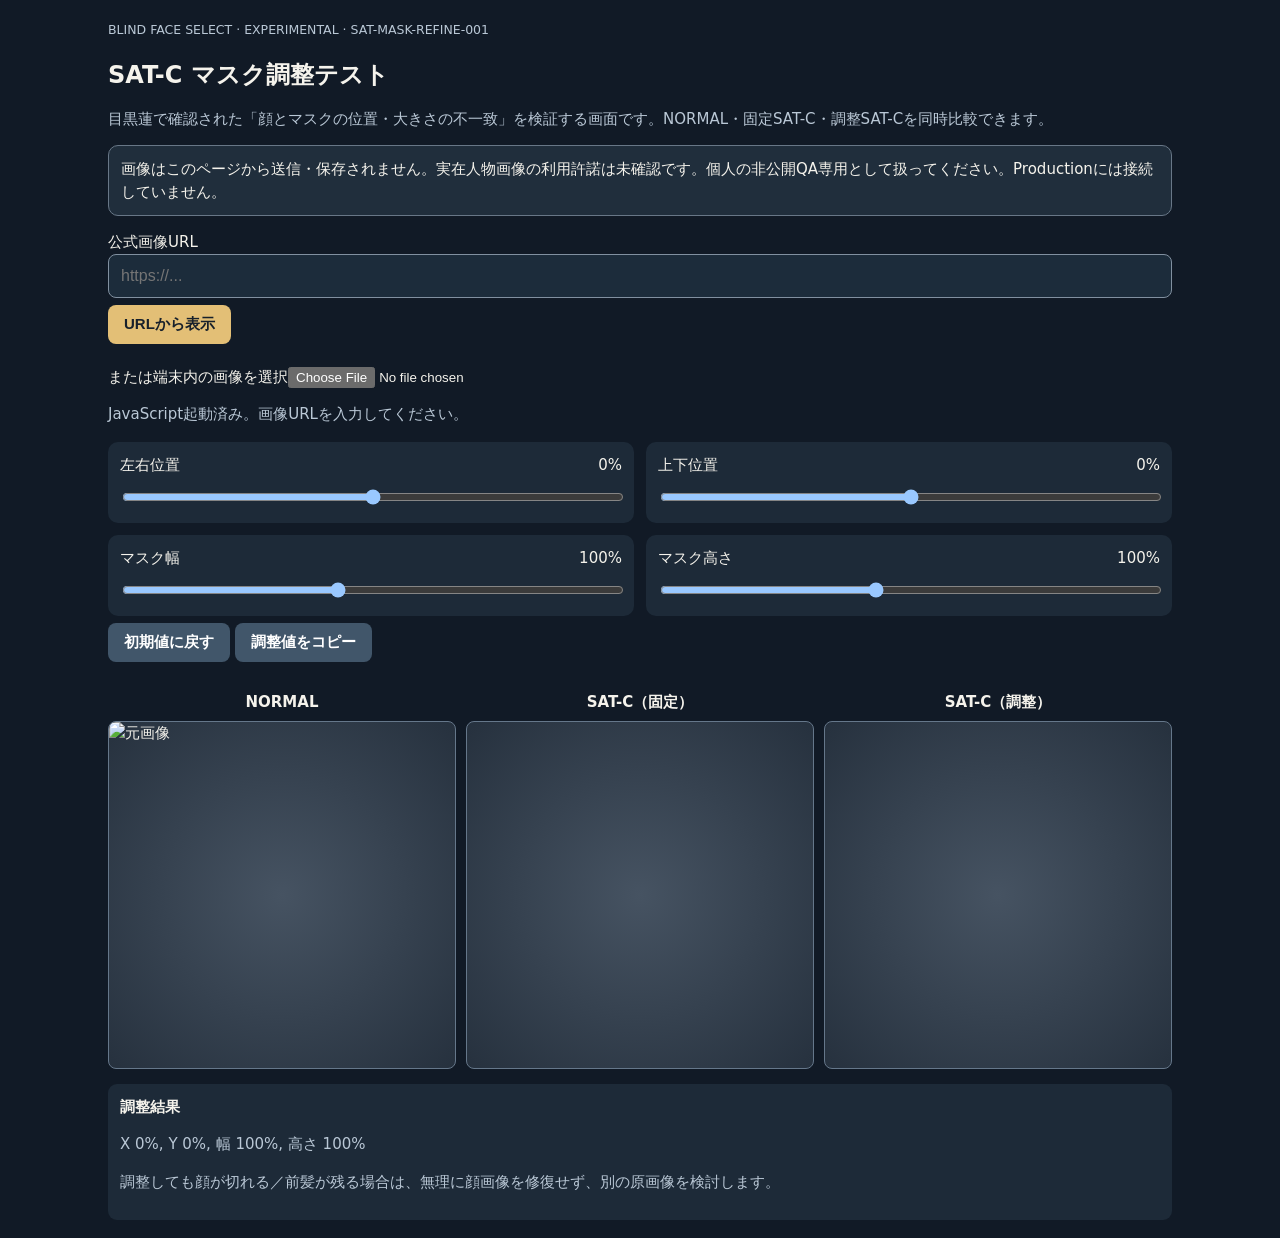
<file: sat-mask-refine.html>
<!doctype html>
<html lang="ja"><head><meta charset="utf-8"><meta name="viewport" content="width=device-width,initial-scale=1"><meta name="referrer" content="no-referrer"><title>SAT-MASK-REFINE-001</title>
<style>:root{color-scheme:dark}*{box-sizing:border-box}body{margin:0;background:#111a26;color:#f5f3ec;font:15px/1.5 system-ui,-apple-system,sans-serif}main{max-width:1100px;margin:auto;padding:18px}h1{font-size:24px;margin-bottom:8px}p,small{color:#bac8d6}.notice{border:1px solid #687787;background:#202e3c;border-radius:10px;padding:12px}.field{margin:15px 0}input[type=url]{width:100%;padding:12px;border-radius:8px;background:#1c2c3b;color:white;border:1px solid #8190a0;font-size:16px}input[type=file]{max-width:100%}button{padding:10px 16px;background:#e3bf76;color:#17202b;border:0;border-radius:8px;font-weight:700;font-size:15px;margin:7px 5px 7px 0}button.secondary{background:#41566a;color:#fff}.controls{display:grid;grid-template-columns:repeat(2,minmax(0,1fr));gap:12px}.control{background:#1d2a38;border-radius:10px;padding:12px}.control label{display:flex;justify-content:space-between;gap:8px}.control input{width:100%;margin-top:12px}.grid{display:grid;grid-template-columns:repeat(3,minmax(0,1fr));gap:10px;margin-top:15px}.item strong{display:block;text-align:center;margin:7px 0}.frame{aspect-ratio:1;overflow:hidden;background:radial-gradient(circle,#465362,#26313e);border:1px solid #65778a;border-radius:8px}.frame img{display:block;width:100%;height:100%;object-fit:contain}.masked img{clip-path:var(--clip)}.status{min-height:24px}.feedback{background:#1d2a38;border-radius:9px;padding:12px;margin-top:15px}textarea{width:100%;min-height:75px;background:#101924;color:white;border:1px solid #697d91;border-radius:8px;padding:10px}a{color:#b7dcff}@media(max-width:650px){.grid{grid-template-columns:repeat(2,minmax(0,1fr))}.item:first-child{grid-column:1/-1;max-width:65%;justify-self:center}.controls{grid-template-columns:1fr}}</style></head>
<body><main><small>BLIND FACE SELECT · EXPERIMENTAL · SAT-MASK-REFINE-001</small><h1>SAT-C マスク調整テスト</h1>
<p>目黒蓮で確認された「顔とマスクの位置・大きさの不一致」を検証する画面です。NORMAL・固定SAT-C・調整SAT-Cを同時比較できます。</p>
<div class="notice">画像はこのページから送信・保存されません。実在人物画像の利用許諾は未確認です。個人の非公開QA専用として扱ってください。Productionには接続していません。</div>
<div class="field"><label for="url">公式画像URL</label><input id="url" type="url" placeholder="https://..."><button id="load">URLから表示</button></div>
<div class="field"><label for="file">または端末内の画像を選択</label><input id="file" type="file" accept="image/*"></div>
<p id="status" class="status">JavaScript起動待ち…</p>
<div class="controls">
<div class="control"><label for="x">左右位置 <output id="xval">0%</output></label><input id="x" type="range" min="-20" max="20" value="0" step="1"></div>
<div class="control"><label for="y">上下位置 <output id="yval">0%</output></label><input id="y" type="range" min="-20" max="20" value="0" step="1"></div>
<div class="control"><label for="w">マスク幅 <output id="wval">100%</output></label><input id="w" type="range" min="55" max="160" value="100" step="1"></div>
<div class="control"><label for="h">マスク高さ <output id="hval">100%</output></label><input id="h" type="range" min="55" max="160" value="100" step="1"></div>
</div>
<button id="reset" class="secondary">初期値に戻す</button><button id="copy" class="secondary">調整値をコピー</button>
<div class="grid">
<div class="item"><strong>NORMAL</strong><div class="frame"><img alt="元画像"></div></div>
<div class="item"><strong>SAT-C（固定）</strong><div class="frame masked" id="base"><img alt="元のSAT-C"></div></div>
<div class="item"><strong>SAT-C（調整）</strong><div class="frame masked" id="tuned"><img alt="調整したSAT-C"></div></div>
</div>
<div class="feedback"><strong>調整結果</strong><p id="values">X 0%, Y 0%, 幅 100%, 高さ 100%</p><p>調整しても顔が切れる／前髪が残る場合は、無理に顔画像を修復せず、別の原画像を検討します。</p></div>
</main><script>(()=>{'use strict';const $=id=>document.getElementById(id),status=$('status'),imgs=[...document.querySelectorAll('.frame img')],ids=['x','y','w','h'];let objectUrl=null;const points=[[34,22],[66,22],[74,31],[76,52],[68,68],[59,76],[41,76],[32,68],[24,52],[26,31]];function shape(x,y,w,h){return 'polygon('+points.map(([a,b])=>`${(50+(a-50)*w/100+x).toFixed(2)}% ${(50+(b-50)*h/100+y).toFixed(2)}%`).join(',')+')'}$('base').style.setProperty('--clip',shape(0,0,100,100));function update(){const [x,y,w,h]=ids.map(id=>Number($(id).value));$('tuned').style.setProperty('--clip',shape(x,y,w,h));ids.forEach((id,i)=>$(id+'val').textContent=(i<2?(i===0?x:y):(i===2?w:h))+'%');$('values').textContent=`X ${x}%, Y ${y}%, 幅 ${w}%, 高さ ${h}%`}ids.forEach(id=>$(id).addEventListener('input',update));update();$('reset').onclick=()=>{ids.forEach((id,i)=>$(id).value=i<2?0:100);update()};$('copy').onclick=async()=>{const t=$('values').textContent;try{await navigator.clipboard.writeText(t);status.textContent='調整値をコピーしました'}catch{status.textContent='コピーできない場合は「調整結果」の数値をそのまま伝えてください'}};function show(src){let done=0,fail=0;status.textContent='画像読み込み中…';imgs.forEach(img=>{img.onload=()=>{done++;report()};img.onerror=()=>{fail++;report()};img.removeAttribute('src');img.src=src});function report(){if(done+fail===imgs.length)status.textContent=fail?`画像表示 ${done}/3、失敗 ${fail}/3`:'画像表示成功 3/3'}}$('load').onclick=()=>{let u;try{u=new URL($('url').value)}catch{status.textContent='有効なURLを入力してください';return}if(u.protocol!=='https:'){status.textContent='HTTPSの画像URLのみ利用できます';return}show(u.href)};$('file').onchange=e=>{const f=e.target.files?.[0];if(!f||!f.type.startsWith('image/')){status.textContent='画像を選択してください';return}if(objectUrl)URL.revokeObjectURL(objectUrl);objectUrl=URL.createObjectURL(f);show(objectUrl)};status.textContent='JavaScript起動済み。画像URLを入力してください。';})();</script></body></html>
</file>
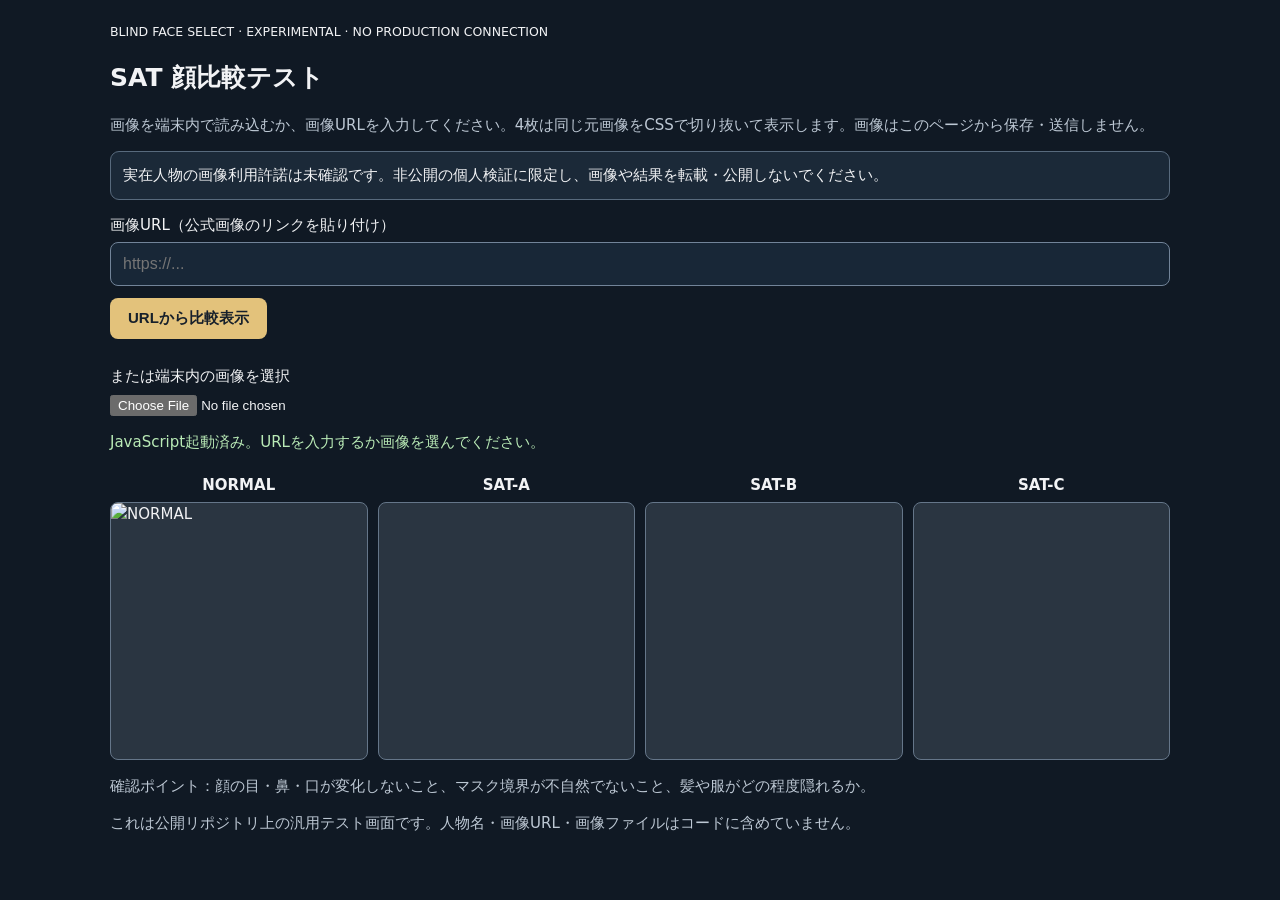
<file: sat-visual-qa.html>
<!doctype html><html lang="ja"><head><meta charset="utf-8"><meta name="viewport" content="width=device-width,initial-scale=1"><meta name="referrer" content="no-referrer"><title>SAT Visual QA — Experimental</title><style>:root{color-scheme:dark}*{box-sizing:border-box}body{margin:0;background:#101924;color:#f2f3f5;font:15px/1.5 system-ui,-apple-system,sans-serif}main{max-width:1100px;margin:auto;padding:20px}h1{font-size:25px}p{color:#bdc8d4}label{display:block;margin:14px 0 6px}input[type=url]{width:100%;padding:12px;background:#182737;color:white;border:1px solid #728499;border-radius:8px;font-size:16px}input[type=file]{max-width:100%}button{background:#e3c27b;color:#17202b;padding:11px 18px;border:0;border-radius:8px;font-weight:700;font-size:15px;margin:12px 0}.grid{display:grid;grid-template-columns:repeat(4,minmax(0,1fr));gap:10px;margin-top:20px}.cell{min-width:0}.cell strong{display:block;text-align:center;margin-bottom:6px}.frame{aspect-ratio:1;position:relative;overflow:hidden;background:#2a3541;border:1px solid #657689;border-radius:8px}.frame img{width:100%;height:100%;object-fit:contain;display:block}.mask img{clip-path:var(--clip)}.a{--clip:ellipse(25% 31% at 50% 47%)}.b{--clip:inset(22% 24% 23% 24% round 42% 42% 47% 47%)}.c{--clip:polygon(34% 22%,66% 22%,74% 31%,76% 52%,68% 68%,59% 76%,41% 76%,32% 68%,24% 52%,26% 31%)}.notice{padding:12px;border:1px solid #586a7d;border-radius:9px;background:#1b2938}.ok{color:#b9eab6}.err{color:#ffb4a8}@media(max-width:700px){.grid{grid-template-columns:repeat(2,minmax(0,1fr))}}a{color:#b9dfff}</style></head><body><main><small>BLIND FACE SELECT · EXPERIMENTAL · NO PRODUCTION CONNECTION</small><h1>SAT 顔比較テスト</h1><p>画像を端末内で読み込むか、画像URLを入力してください。4枚は同じ元画像をCSSで切り抜いて表示します。画像はこのページから保存・送信しません。</p><div class="notice">実在人物の画像利用許諾は未確認です。非公開の個人検証に限定し、画像や結果を転載・公開しないでください。</div><label for="url">画像URL（公式画像のリンクを貼り付け）</label><input id="url" type="url" placeholder="https://..."><button id="load">URLから比較表示</button><label for="file">または端末内の画像を選択</label><input id="file" type="file" accept="image/*"><p id="status" role="status">ページ準備中…</p><div class="grid" id="grid"><div class="cell"><strong>NORMAL</strong><div class="frame"><img alt="NORMAL"></div></div><div class="cell"><strong>SAT-A</strong><div class="frame mask a"><img alt="SAT-A"></div></div><div class="cell"><strong>SAT-B</strong><div class="frame mask b"><img alt="SAT-B"></div></div><div class="cell"><strong>SAT-C</strong><div class="frame mask c"><img alt="SAT-C"></div></div></div><p>確認ポイント：顔の目・鼻・口が変化しないこと、マスク境界が不自然でないこと、髪や服がどの程度隠れるか。</p><p>これは公開リポジトリ上の汎用テスト画面です。人物名・画像URL・画像ファイルはコードに含めていません。</p></main><script>(()=>{'use strict';const s=document.getElementById('status'),imgs=[...document.querySelectorAll('.frame img')];let blobUrl=null;const status=(t,err=false)=>{s.textContent=t;s.className=err?'err':'ok'};status('JavaScript起動済み。URLを入力するか画像を選んでください。');function show(src){let loaded=0,failed=0;status('読み込み中…');for(const img of imgs){img.onload=()=>{loaded++;if(loaded+failed===4)status('表示成功 '+loaded+'/4'+(failed?'、失敗 '+failed:'') ,!!failed)};img.onerror=()=>{failed++;if(loaded+failed===4)status('表示成功 '+loaded+'/4、失敗 '+failed,true)};img.removeAttribute('src');img.src=src}}document.getElementById('load').addEventListener('click',()=>{let u;try{u=new URL(document.getElementById('url').value)}catch{status('有効なURLを入力してください',true);return}if(u.protocol!=='https:'){status('HTTPS URLのみ使用できます',true);return}show(u.href)});document.getElementById('file').addEventListener('change',e=>{const f=e.target.files&&e.target.files[0];if(!f){status('画像が選択されていません',true);return}if(!f.type.startsWith('image/')){status('画像ファイルを選択してください',true);return}if(blobUrl)URL.revokeObjectURL(blobUrl);blobUrl=URL.createObjectURL(f);show(blobUrl)});})();</script></body></html>
</file>
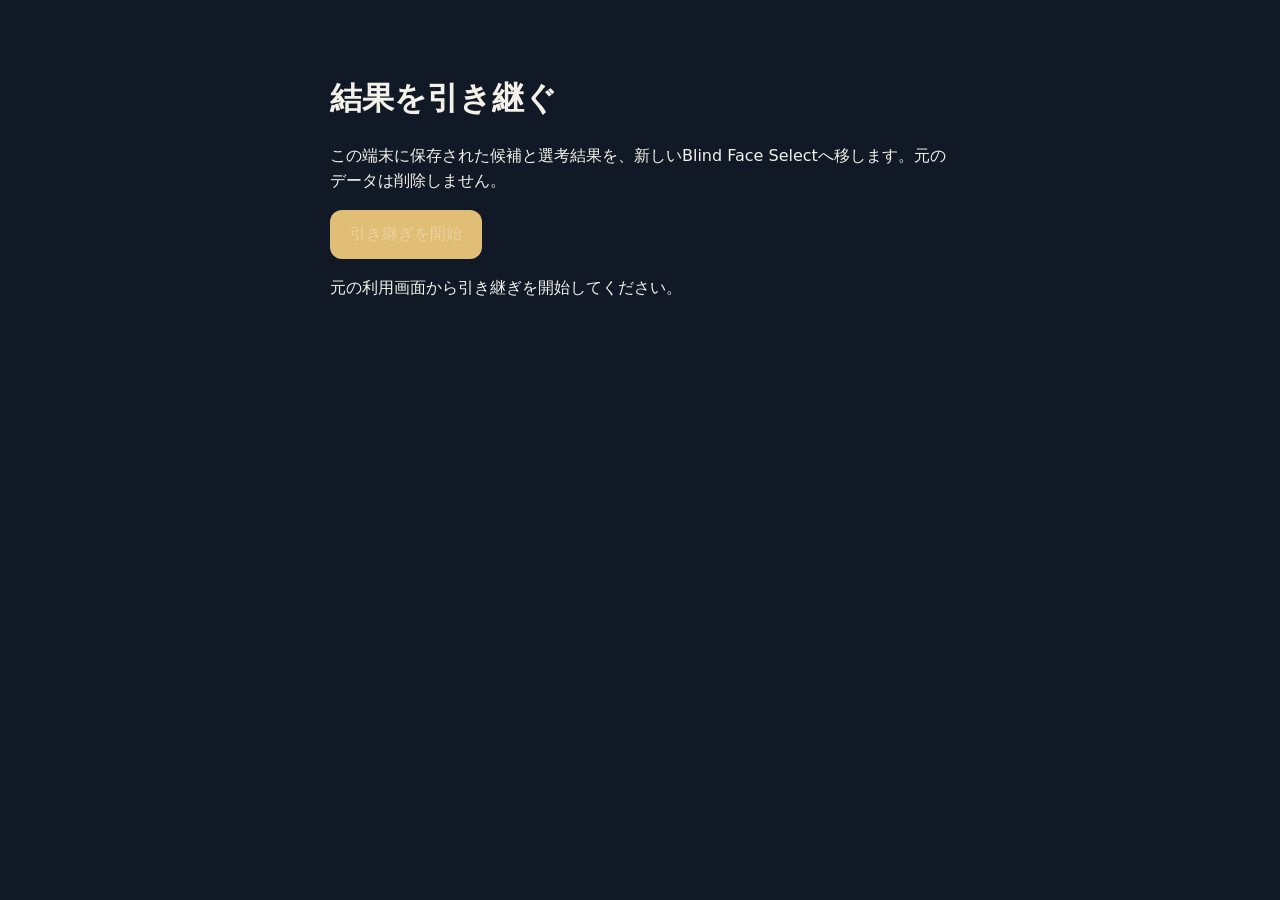
<file: invite-sample-assets/migration.html>
<!doctype html><html lang="ja"><head><meta charset="utf-8"><meta name="viewport" content="width=device-width,initial-scale=1"><meta name="referrer" content="no-referrer"><title>Blind Face Select｜結果の引き継ぎ</title><style>:root{color-scheme:dark;font-family:system-ui,sans-serif;background:#111927;color:#f4f1e9}body{max-width:620px;margin:40px auto;padding:16px}button{font:inherit;background:#e1be75;border:0;border-radius:12px;padding:14px 20px}p{line-height:1.6}</style></head><body>
<h1>結果を引き継ぐ</h1><p>この端末に保存された候補と選考結果を、新しいBlind Face Selectへ移します。元のデータは削除しません。</p><button id="transfer" disabled>引き継ぎを開始</button><p id="message" role="status">利用状態を確認しています…</p>
<script type="module" src="./migration.js?v=production-owner-01"></script></body></html>
</file>
<file: invite-sample-assets/board.css>
:root{color-scheme:dark}*{box-sizing:border-box}body{margin:0;background:#090e16;color:#edf2fa;font-family:-apple-system,BlinkMacSystemFont,"Hiragino Sans",sans-serif}main{max-width:1100px;margin:auto;padding:28px 18px 70px}header span,.eyebrow{color:#d8af70;letter-spacing:.18em;font-size:12px;font-weight:800}h1{font-size:clamp(35px,6vw,60px);margin:12px 0}h2{font-size:clamp(23px,4vw,34px)}p{color:#bbc7d8;line-height:1.6}.panel{background:#131d2c;border:1px solid #354256;border-radius:20px;padding:22px;margin-top:24px}a{color:#d8af70}label{display:block;margin:14px 0;color:#d8e1ef}select,input,textarea{font:inherit;color:#fff;background:#0b1421;border:1px solid #52647c;border-radius:10px;padding:12px}label>select,label>input:not([type=checkbox]),textarea{display:block;width:100%;margin-top:7px}button{font:inherit;cursor:pointer;border:1px solid #586a80;border-radius:12px;background:#223148;color:white;padding:13px 18px;font-weight:750;margin:4px}button.primary{background:#d8af70;color:#101620;border-color:#d8af70}button:disabled{opacity:.42;cursor:not-allowed}[hidden]{display:none!important}.actions{display:flex;flex-wrap:wrap;margin-top:20px}.faces{display:grid;grid-template-columns:repeat(5,minmax(0,1fr));gap:10px;margin:20px 0}.face{position:relative;aspect-ratio:3/4;min-height:130px;padding:0;margin:0;overflow:hidden;border:2px solid #40516a;background:linear-gradient(145deg,#25374c,#151f2d);font-size:17px}.face img{display:block;width:100%;height:100%;object-fit:cover}.face[aria-pressed=true]{border-color:#70aeff;box-shadow:0 0 0 3px #70aeff66}.face:focus-visible,button:focus-visible{outline:3px solid #d8af70;outline-offset:3px}.uncertain input{width:auto}.ranking{display:grid;grid-template-columns:repeat(3,minmax(0,1fr));gap:12px}.rank{border:1px solid #40516a;background:#1a283a;border-radius:14px;padding:12px}.rank img{width:100%;aspect-ratio:3/4;object-fit:cover;border-radius:9px}.rank strong{display:block;font-size:20px}.rank a{overflow-wrap:anywhere}.placeholder{aspect-ratio:3/4;display:grid;place-items:center;background:#26364c;border-radius:9px}.muted{color:#9eacbe}.stats{width:100%;border-collapse:collapse}.stats th,.stats td{border-bottom:1px solid #40516a;padding:9px;text-align:left}@media(max-width:750px){.faces{grid-template-columns:repeat(3,minmax(0,1fr))}.ranking{grid-template-columns:repeat(2,1fr)}}@media(max-width:500px){.faces{grid-template-columns:repeat(2,1fr)}.ranking{grid-template-columns:1fr}.panel{padding:16px}}

/* Unified reveal board: grid order is visual only; rank semantics stay 1–9. */
.result-panel{padding:16px;margin-top:14px}.result-heading{display:flex;align-items:end;justify-content:space-between;gap:14px}.result-heading h2{margin:5px 0 9px}.result-heading p{font-size:12px;margin:0 0 10px;max-width:55%;text-align:right}.ranking.board{display:grid;grid-template-columns:repeat(3,minmax(0,1fr));grid-template-rows:repeat(3,minmax(0,1fr));gap:8px;height:min(68svh,690px);min-height:340px;max-width:750px;margin:0 auto;transition:grid-template-columns .5s ease,grid-template-rows .5s ease}.board.is-final{grid-template-columns:1fr 1.14fr 1fr;grid-template-rows:1fr 1.13fr 1fr}.board-card{position:relative;display:block;margin:0;padding:0;min-height:0;min-width:0;overflow:hidden;border:1px solid #485b78;border-radius:12px;background:linear-gradient(135deg,#263951,#111b2b);text-align:left;transition:border-color .3s,box-shadow .4s,transform .5s}.board-card:disabled{opacity:1;cursor:default}.board-card[data-rank="1"].is-emphasized{border-color:#e9c684;box-shadow:0 0 0 2px #e9c68466,0 9px 28px #0008;z-index:3}.board-card[data-rank="2"].is-emphasized,.board-card[data-rank="3"].is-emphasized{border-color:#b9c9e7;box-shadow:0 0 0 1px #b9c9e766;z-index:2}.board-photo{position:absolute;inset:0;display:block}.board-photo img{width:100%;height:100%;object-fit:cover;display:block;opacity:0;transform:scale(1.045);transition:opacity .55s ease,transform .7s ease}.board-card.is-revealed img{opacity:1;transform:scale(1)}.board-number{position:absolute;z-index:2;left:6px;top:6px;border-radius:6px;background:#09111bcc;padding:3px 6px;color:#f7e4ba;font-weight:800;font-size:clamp(11px,1.7vw,17px)}.board-caption{position:absolute;z-index:2;bottom:0;left:0;right:0;padding:16px 6px 5px;font-size:clamp(10px,1.5vw,16px);font-weight:750;line-height:1.2;background:linear-gradient(transparent,#07101be8);opacity:0;transition:opacity .45s}.board-card.is-revealed .board-caption{opacity:1}.board-veil{position:absolute;z-index:3;inset:0;background:linear-gradient(130deg,#293c53,#101b2c 56%,#344764);transition:opacity .55s ease,transform .55s ease}.board-card.is-revealed .board-veil{opacity:0;transform:translateY(-12%);pointer-events:none}.board-missing{display:grid;place-items:center;height:100%;padding:10px;color:#d2dbe8;text-align:center}.board-actions{display:flex;align-items:center;gap:8px;flex-wrap:wrap;max-width:750px;margin:9px auto 0}.board-actions button{padding:8px 12px;font-size:13px}.board-actions span{color:#aebcd0;font-size:12px}.board-actions a{margin-left:auto}dialog{max-width:min(90vw,520px);max-height:88svh;overflow:auto;background:#172438;color:#edf2fa;border:1px solid #6880a0;border-radius:17px;padding:16px}dialog::backdrop{background:#020610c9}#detailClose{float:right}#detailBody .rank{clear:both;margin-top:44px}#detailBody .rank img{max-height:48svh;object-fit:contain;background:#0b1421}
@media(max-width:600px){main{padding:8px 8px 50px}.result-panel{padding:8px;margin-top:8px}.result-heading{display:block}.result-heading h2{font-size:19px;margin:2px 0 4px}.result-heading p{max-width:none;text-align:left;white-space:nowrap;overflow:hidden;text-overflow:ellipsis;font-size:10px;margin:0 0 6px}.ranking.board{height:min(68svh,610px);min-height:0;gap:5px}.board-card{border-radius:8px}.board-number{top:3px;left:3px;font-size:11px;padding:2px 4px}.board-caption{font-size:10px;padding:14px 3px 3px}.board-actions{margin-top:4px}.board-actions button{margin:1px;padding:6px 9px;font-size:12px}}
@media(max-width:600px) and (max-height:700px){.ranking.board{height:62svh}.result-heading h2{font-size:17px}.result-heading p{margin-bottom:3px}}
@media(prefers-reduced-motion:reduce){.ranking.board,.board-card,.board-photo img,.board-caption,.board-veil{transition-duration:.01ms!important}.board-card.is-revealed .board-veil{transform:none}}
.board-card[data-rank="3"].is-spotlight{transform:scale(1.3);transform-origin:left center}
.board-card[data-rank="2"].is-spotlight{transform:scale(1.6);transform-origin:right center}
.board-card[data-rank="1"].is-spotlight{transform:scale(2);transform-origin:center}
.board.is-final{grid-template-columns:repeat(3,minmax(0,1fr));grid-template-rows:repeat(3,minmax(0,1fr))}
.board-card[data-rank="1"].is-emphasized{border-color:#e9c684;box-shadow:inset 0 0 0 2px #e9c684,0 0 0 1px #e9c6848c;z-index:3}
.board-card[data-rank="2"].is-emphasized{border-color:#d2d9e3;box-shadow:inset 0 0 0 2px #d2d9e3,0 0 0 1px #d2d9e38c;z-index:2}
.board-card[data-rank="3"].is-emphasized{border-color:#c58c63;box-shadow:inset 0 0 0 2px #c58c63,0 0 0 1px #c58c638c;z-index:2}
.board-card.is-spotlight{z-index:10!important;filter:brightness(1.05)}
body.in-result header{display:none}
</file>
<file: production/assets/board.css>
:root{color-scheme:dark}*{box-sizing:border-box}body{margin:0;background:#090e16;color:#edf2fa;font-family:-apple-system,BlinkMacSystemFont,"Hiragino Sans",sans-serif}main{max-width:1100px;margin:auto;padding:28px 18px 70px}header span,.eyebrow{color:#d8af70;letter-spacing:.18em;font-size:12px;font-weight:800}h1{font-size:clamp(35px,6vw,60px);margin:12px 0}h2{font-size:clamp(23px,4vw,34px)}p{color:#bbc7d8;line-height:1.6}.panel{background:#131d2c;border:1px solid #354256;border-radius:20px;padding:22px;margin-top:24px}a{color:#d8af70}label{display:block;margin:14px 0;color:#d8e1ef}select,input,textarea{font:inherit;color:#fff;background:#0b1421;border:1px solid #52647c;border-radius:10px;padding:12px}label>select,label>input:not([type=checkbox]),textarea{display:block;width:100%;margin-top:7px}button{font:inherit;cursor:pointer;border:1px solid #586a80;border-radius:12px;background:#223148;color:white;padding:13px 18px;font-weight:750;margin:4px}button.primary{background:#d8af70;color:#101620;border-color:#d8af70}button:disabled{opacity:.42;cursor:not-allowed}[hidden]{display:none!important}.actions{display:flex;flex-wrap:wrap;margin-top:20px}.faces{display:grid;grid-template-columns:repeat(5,minmax(0,1fr));gap:10px;margin:20px 0}.face{position:relative;aspect-ratio:3/4;min-height:130px;padding:0;margin:0;overflow:hidden;border:2px solid #40516a;background:linear-gradient(145deg,#25374c,#151f2d);font-size:17px}.face img{display:block;width:100%;height:100%;object-fit:cover}.face[aria-pressed=true]{border-color:#70aeff;box-shadow:0 0 0 3px #70aeff66}.face:focus-visible,button:focus-visible{outline:3px solid #d8af70;outline-offset:3px}.uncertain input{width:auto}.ranking{display:grid;grid-template-columns:repeat(3,minmax(0,1fr));gap:12px}.rank{border:1px solid #40516a;background:#1a283a;border-radius:14px;padding:12px}.rank img{width:100%;aspect-ratio:3/4;object-fit:cover;border-radius:9px}.rank strong{display:block;font-size:20px}.rank a{overflow-wrap:anywhere}.placeholder{aspect-ratio:3/4;display:grid;place-items:center;background:#26364c;border-radius:9px}.muted{color:#9eacbe}.stats{width:100%;border-collapse:collapse}.stats th,.stats td{border-bottom:1px solid #40516a;padding:9px;text-align:left}@media(max-width:750px){.faces{grid-template-columns:repeat(3,minmax(0,1fr))}.ranking{grid-template-columns:repeat(2,1fr)}}@media(max-width:500px){.faces{grid-template-columns:repeat(2,1fr)}.ranking{grid-template-columns:1fr}.panel{padding:16px}}

/* Unified reveal board: grid order is visual only; rank semantics stay 1–9. */
.result-panel{padding:16px;margin-top:14px}.result-heading{display:flex;align-items:end;justify-content:space-between;gap:14px}.result-heading h2{margin:5px 0 9px}.result-heading p{font-size:12px;margin:0 0 10px;max-width:55%;text-align:right}.ranking.board{display:grid;grid-template-columns:repeat(3,minmax(0,1fr));grid-template-rows:repeat(3,minmax(0,1fr));gap:8px;height:min(68svh,690px);min-height:340px;max-width:750px;margin:0 auto;transition:grid-template-columns .5s ease,grid-template-rows .5s ease}.board.is-final{grid-template-columns:1fr 1.14fr 1fr;grid-template-rows:1fr 1.13fr 1fr}.board-card{position:relative;display:block;margin:0;padding:0;min-height:0;min-width:0;overflow:hidden;border:1px solid #485b78;border-radius:12px;background:linear-gradient(135deg,#263951,#111b2b);text-align:left;transition:border-color .3s,box-shadow .4s,transform .5s}.board-card:disabled{opacity:1;cursor:default}.board-card[data-rank="1"].is-emphasized{border-color:#e9c684;box-shadow:0 0 0 2px #e9c68466,0 9px 28px #0008;z-index:3}.board-card[data-rank="2"].is-emphasized,.board-card[data-rank="3"].is-emphasized{border-color:#b9c9e7;box-shadow:0 0 0 1px #b9c9e766;z-index:2}.board-photo{position:absolute;inset:0;display:block}.board-photo img{width:100%;height:100%;object-fit:cover;display:block;opacity:0;transform:scale(1.045);transition:opacity .55s ease,transform .7s ease}.board-card.is-revealed img{opacity:1;transform:scale(1)}.board-number{position:absolute;z-index:2;left:6px;top:6px;border-radius:6px;background:#09111bcc;padding:3px 6px;color:#f7e4ba;font-weight:800;font-size:clamp(11px,1.7vw,17px)}.board-caption{position:absolute;z-index:2;bottom:0;left:0;right:0;padding:16px 6px 5px;font-size:clamp(10px,1.5vw,16px);font-weight:750;line-height:1.2;background:linear-gradient(transparent,#07101be8);opacity:0;transition:opacity .45s}.board-card.is-revealed .board-caption{opacity:1}.board-veil{position:absolute;z-index:3;inset:0;background:linear-gradient(130deg,#293c53,#101b2c 56%,#344764);transition:opacity .55s ease,transform .55s ease}.board-card.is-revealed .board-veil{opacity:0;transform:translateY(-12%);pointer-events:none}.board-missing{display:grid;place-items:center;height:100%;padding:10px;color:#d2dbe8;text-align:center}.board-actions{display:flex;align-items:center;gap:8px;flex-wrap:wrap;max-width:750px;margin:9px auto 0}.board-actions button{padding:8px 12px;font-size:13px}.board-actions span{color:#aebcd0;font-size:12px}.board-actions a{margin-left:auto}dialog{max-width:min(90vw,520px);max-height:88svh;overflow:auto;background:#172438;color:#edf2fa;border:1px solid #6880a0;border-radius:17px;padding:16px}dialog::backdrop{background:#020610c9}#detailClose{float:right}#detailBody .rank{clear:both;margin-top:44px}#detailBody .rank img{max-height:48svh;object-fit:contain;background:#0b1421}
@media(max-width:600px){main{padding:8px 8px 50px}.result-panel{padding:8px;margin-top:8px}.result-heading{display:block}.result-heading h2{font-size:19px;margin:2px 0 4px}.result-heading p{max-width:none;text-align:left;white-space:nowrap;overflow:hidden;text-overflow:ellipsis;font-size:10px;margin:0 0 6px}.ranking.board{height:min(68svh,610px);min-height:0;gap:5px}.board-card{border-radius:8px}.board-number{top:3px;left:3px;font-size:11px;padding:2px 4px}.board-caption{font-size:10px;padding:14px 3px 3px}.board-actions{margin-top:4px}.board-actions button{margin:1px;padding:6px 9px;font-size:12px}}
@media(max-width:600px) and (max-height:700px){.ranking.board{height:62svh}.result-heading h2{font-size:17px}.result-heading p{margin-bottom:3px}}
@media(prefers-reduced-motion:reduce){.ranking.board,.board-card,.board-photo img,.board-caption,.board-veil{transition-duration:.01ms!important}.board-card.is-revealed .board-veil{transform:none}}
.board-card[data-rank="3"].is-spotlight{transform:scale(1.3);transform-origin:left center}
.board-card[data-rank="2"].is-spotlight{transform:scale(1.6);transform-origin:right center}
.board-card[data-rank="1"].is-spotlight{transform:scale(2);transform-origin:center}
.board.is-final{grid-template-columns:repeat(3,minmax(0,1fr));grid-template-rows:repeat(3,minmax(0,1fr))}
.board-card[data-rank="1"].is-emphasized{border-color:#e9c684;box-shadow:inset 0 0 0 2px #e9c684,0 0 0 1px #e9c6848c;z-index:3}
.board-card[data-rank="2"].is-emphasized{border-color:#d2d9e3;box-shadow:inset 0 0 0 2px #d2d9e3,0 0 0 1px #d2d9e38c;z-index:2}
.board-card[data-rank="3"].is-emphasized{border-color:#c58c63;box-shadow:inset 0 0 0 2px #c58c63,0 0 0 1px #c58c638c;z-index:2}
.board-card.is-spotlight{z-index:10!important;filter:brightness(1.05)}
body.in-result header{display:none}
</file>
<file: app.css>
:root{color-scheme:dark}*{box-sizing:border-box}body{margin:0;background:#090e16;color:#edf2fa;font-family:-apple-system,BlinkMacSystemFont,"Hiragino Sans",sans-serif}main{max-width:1100px;margin:auto;padding:28px 18px 70px}header span,.eyebrow{color:#d8af70;letter-spacing:.18em;font-size:12px;font-weight:800}h1{font-size:clamp(35px,6vw,60px);margin:12px 0}h2{font-size:clamp(23px,4vw,34px)}p{color:#bbc7d8;line-height:1.6}.panel{background:#131d2c;border:1px solid #354256;border-radius:20px;padding:22px;margin-top:24px}a{color:#d8af70}label{display:block;margin:14px 0;color:#d8e1ef}select,input,textarea{font:inherit;color:#fff;background:#0b1421;border:1px solid #52647c;border-radius:10px;padding:12px}label>select,label>input:not([type=checkbox]),textarea{display:block;width:100%;margin-top:7px}button{font:inherit;cursor:pointer;border:1px solid #586a80;border-radius:12px;background:#223148;color:white;padding:13px 18px;font-weight:750;margin:4px}button.primary{background:#d8af70;color:#101620;border-color:#d8af70}button:disabled{opacity:.42;cursor:not-allowed}[hidden]{display:none!important}.actions{display:flex;flex-wrap:wrap;margin-top:20px}.faces{display:grid;grid-template-columns:repeat(5,minmax(0,1fr));gap:10px;margin:20px 0}.face{position:relative;aspect-ratio:3/4;min-height:130px;padding:0;margin:0;overflow:hidden;border:2px solid #40516a;background:linear-gradient(145deg,#25374c,#151f2d);font-size:17px}.face img{display:block;width:100%;height:100%;object-fit:cover}.face[aria-pressed=true]{border-color:#70aeff;box-shadow:0 0 0 3px #70aeff66}.face:focus-visible,button:focus-visible{outline:3px solid #d8af70;outline-offset:3px}.uncertain input{width:auto}.ranking{display:grid;grid-template-columns:repeat(3,minmax(0,1fr));gap:12px}.rank{border:1px solid #40516a;background:#1a283a;border-radius:14px;padding:12px}.rank img{width:100%;aspect-ratio:3/4;object-fit:cover;border-radius:9px}.rank strong{display:block;font-size:20px}.rank a{overflow-wrap:anywhere}.placeholder{aspect-ratio:3/4;display:grid;place-items:center;background:#26364c;border-radius:9px}.muted{color:#9eacbe}.stats{width:100%;border-collapse:collapse}.stats th,.stats td{border-bottom:1px solid #40516a;padding:9px;text-align:left}@media(max-width:750px){.faces{grid-template-columns:repeat(3,minmax(0,1fr))}.ranking{grid-template-columns:repeat(2,1fr)}}@media(max-width:500px){.faces{grid-template-columns:repeat(2,1fr)}.ranking{grid-template-columns:1fr}.panel{padding:16px}}

/* Unified reveal board: grid order is visual only; rank semantics stay 1–9. */
.result-panel{padding:16px;margin-top:14px}.result-heading{display:flex;align-items:end;justify-content:space-between;gap:14px}.result-heading h2{margin:5px 0 9px}.result-heading p{font-size:12px;margin:0 0 10px;max-width:55%;text-align:right}.ranking.board{display:grid;grid-template-columns:repeat(3,minmax(0,1fr));grid-template-rows:repeat(3,minmax(0,1fr));gap:8px;height:min(68svh,690px);min-height:340px;max-width:750px;margin:0 auto;transition:grid-template-columns .5s ease,grid-template-rows .5s ease}.board.is-final{grid-template-columns:1fr 1.14fr 1fr;grid-template-rows:1fr 1.13fr 1fr}.board-card{position:relative;display:block;margin:0;padding:0;min-height:0;min-width:0;overflow:hidden;border:1px solid #485b78;border-radius:12px;background:linear-gradient(135deg,#263951,#111b2b);text-align:left;transition:border-color .3s,box-shadow .4s,transform .5s}.board-card:disabled{opacity:1;cursor:default}.board-card[data-rank="1"].is-emphasized{border-color:#e9c684;box-shadow:0 0 0 2px #e9c68466,0 9px 28px #0008;z-index:3}.board-card[data-rank="2"].is-emphasized,.board-card[data-rank="3"].is-emphasized{border-color:#b9c9e7;box-shadow:0 0 0 1px #b9c9e766;z-index:2}.board-photo{position:absolute;inset:0;display:block}.board-photo img{width:100%;height:100%;object-fit:cover;display:block;opacity:0;transform:scale(1.045);transition:opacity .55s ease,transform .7s ease}.board-card.is-revealed img{opacity:1;transform:scale(1)}.board-number{position:absolute;z-index:2;left:6px;top:6px;border-radius:6px;background:#09111bcc;padding:3px 6px;color:#f7e4ba;font-weight:800;font-size:clamp(11px,1.7vw,17px)}.board-caption{position:absolute;z-index:2;bottom:0;left:0;right:0;padding:16px 6px 5px;font-size:clamp(10px,1.5vw,16px);font-weight:750;line-height:1.2;background:linear-gradient(transparent,#07101be8);opacity:0;transition:opacity .45s}.board-card.is-revealed .board-caption{opacity:1}.board-veil{position:absolute;z-index:3;inset:0;background:linear-gradient(130deg,#293c53,#101b2c 56%,#344764);transition:opacity .55s ease,transform .55s ease}.board-card.is-revealed .board-veil{opacity:0;transform:translateY(-12%);pointer-events:none}.board-missing{display:grid;place-items:center;height:100%;padding:10px;color:#d2dbe8;text-align:center}.board-actions{display:flex;align-items:center;gap:8px;flex-wrap:wrap;max-width:750px;margin:9px auto 0}.board-actions button{padding:8px 12px;font-size:13px}.board-actions span{color:#aebcd0;font-size:12px}.board-actions a{margin-left:auto}dialog{max-width:min(90vw,520px);max-height:88svh;overflow:auto;background:#172438;color:#edf2fa;border:1px solid #6880a0;border-radius:17px;padding:16px}dialog::backdrop{background:#020610c9}#detailClose{float:right}#detailBody .rank{clear:both;margin-top:44px}#detailBody .rank img{max-height:48svh;object-fit:contain;background:#0b1421}
@media(max-width:600px){main{padding:8px 8px 50px}.result-panel{padding:8px;margin-top:8px}.result-heading{display:block}.result-heading h2{font-size:19px;margin:2px 0 4px}.result-heading p{max-width:none;text-align:left;white-space:nowrap;overflow:hidden;text-overflow:ellipsis;font-size:10px;margin:0 0 6px}.ranking.board{height:min(68svh,610px);min-height:0;gap:5px}.board-card{border-radius:8px}.board-number{top:3px;left:3px;font-size:11px;padding:2px 4px}.board-caption{font-size:10px;padding:14px 3px 3px}.board-actions{margin-top:4px}.board-actions button{margin:1px;padding:6px 9px;font-size:12px}}
@media(max-width:600px) and (max-height:700px){.ranking.board{height:62svh}.result-heading h2{font-size:17px}.result-heading p{margin-bottom:3px}}
@media(prefers-reduced-motion:reduce){.ranking.board,.board-card,.board-photo img,.board-caption,.board-veil{transition-duration:.01ms!important}.board-card.is-revealed .board-veil{transform:none}}
.board-card[data-rank="3"].is-emphasized,.board-card[data-rank="2"].is-emphasized{transform:scale(1.045)}.board-card[data-rank="1"].is-emphasized{transform:scale(1.035)}
body.in-result header{display:none}
</file>
